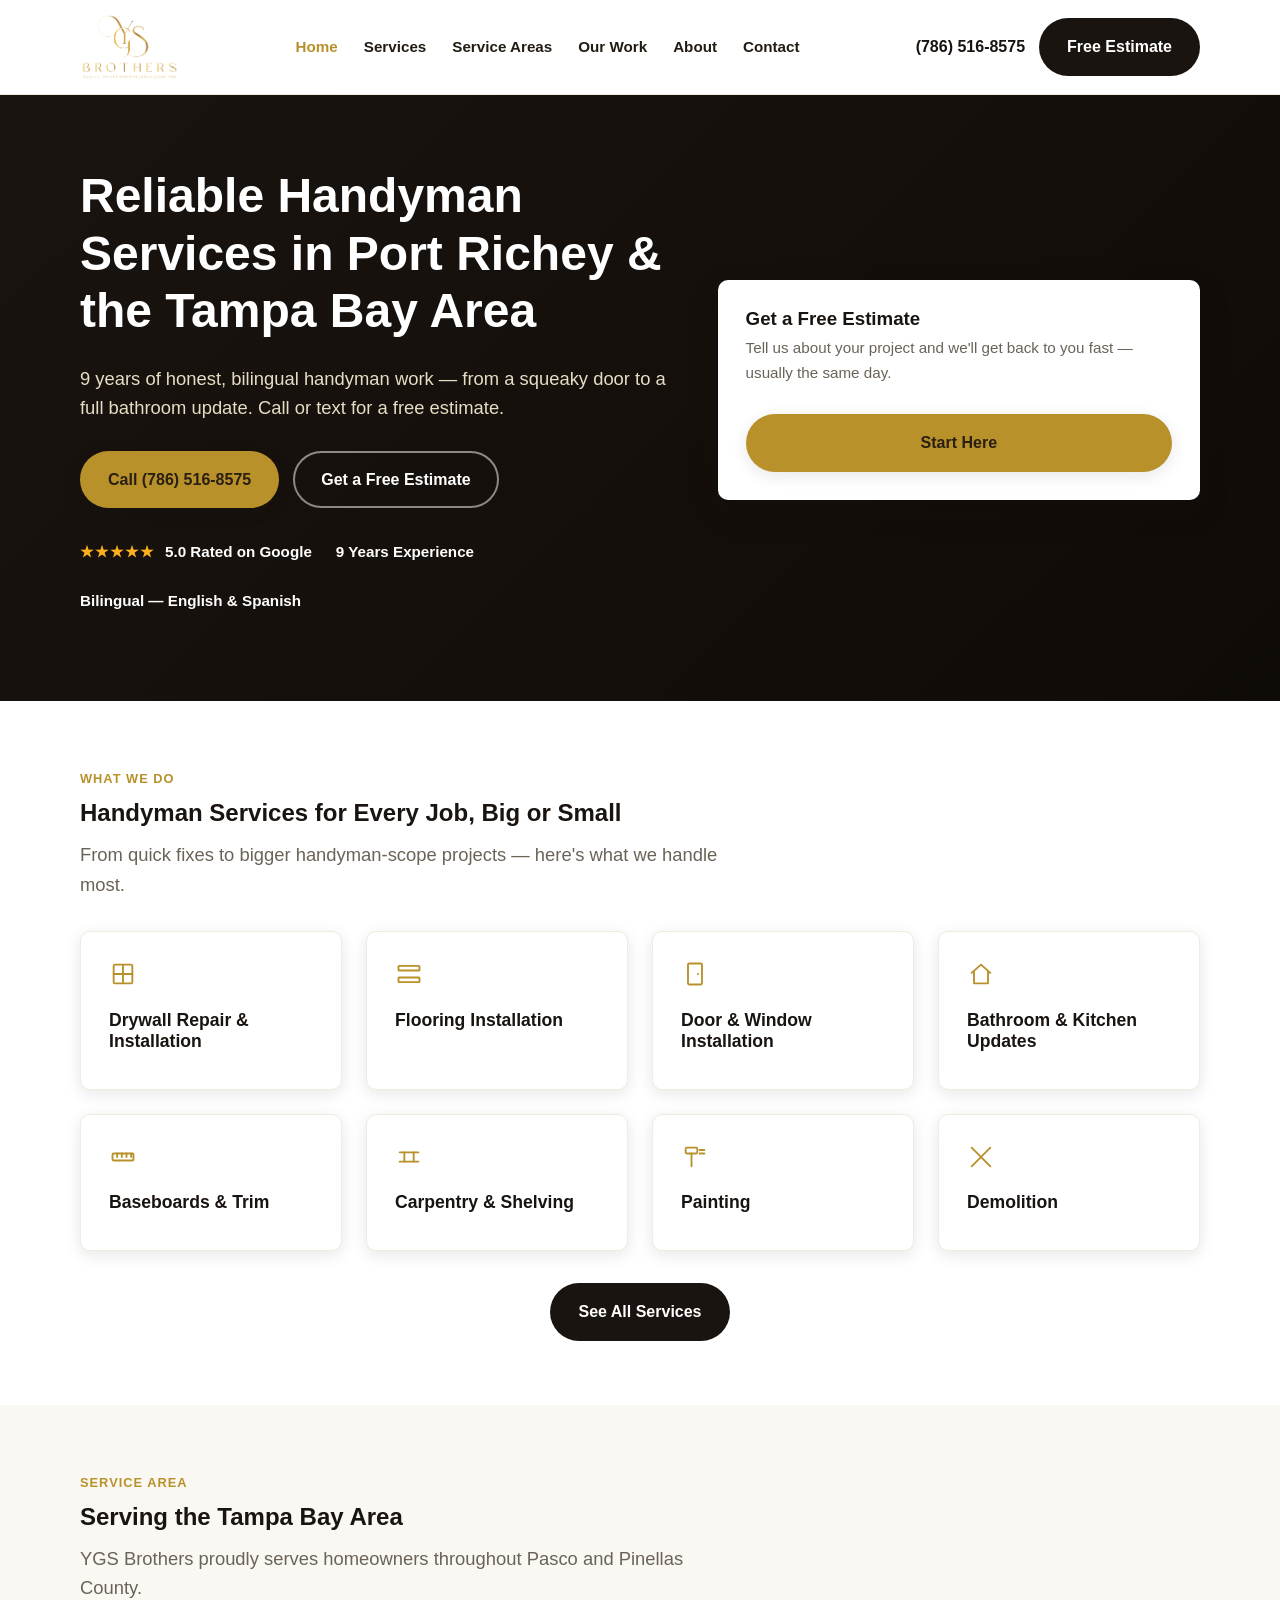
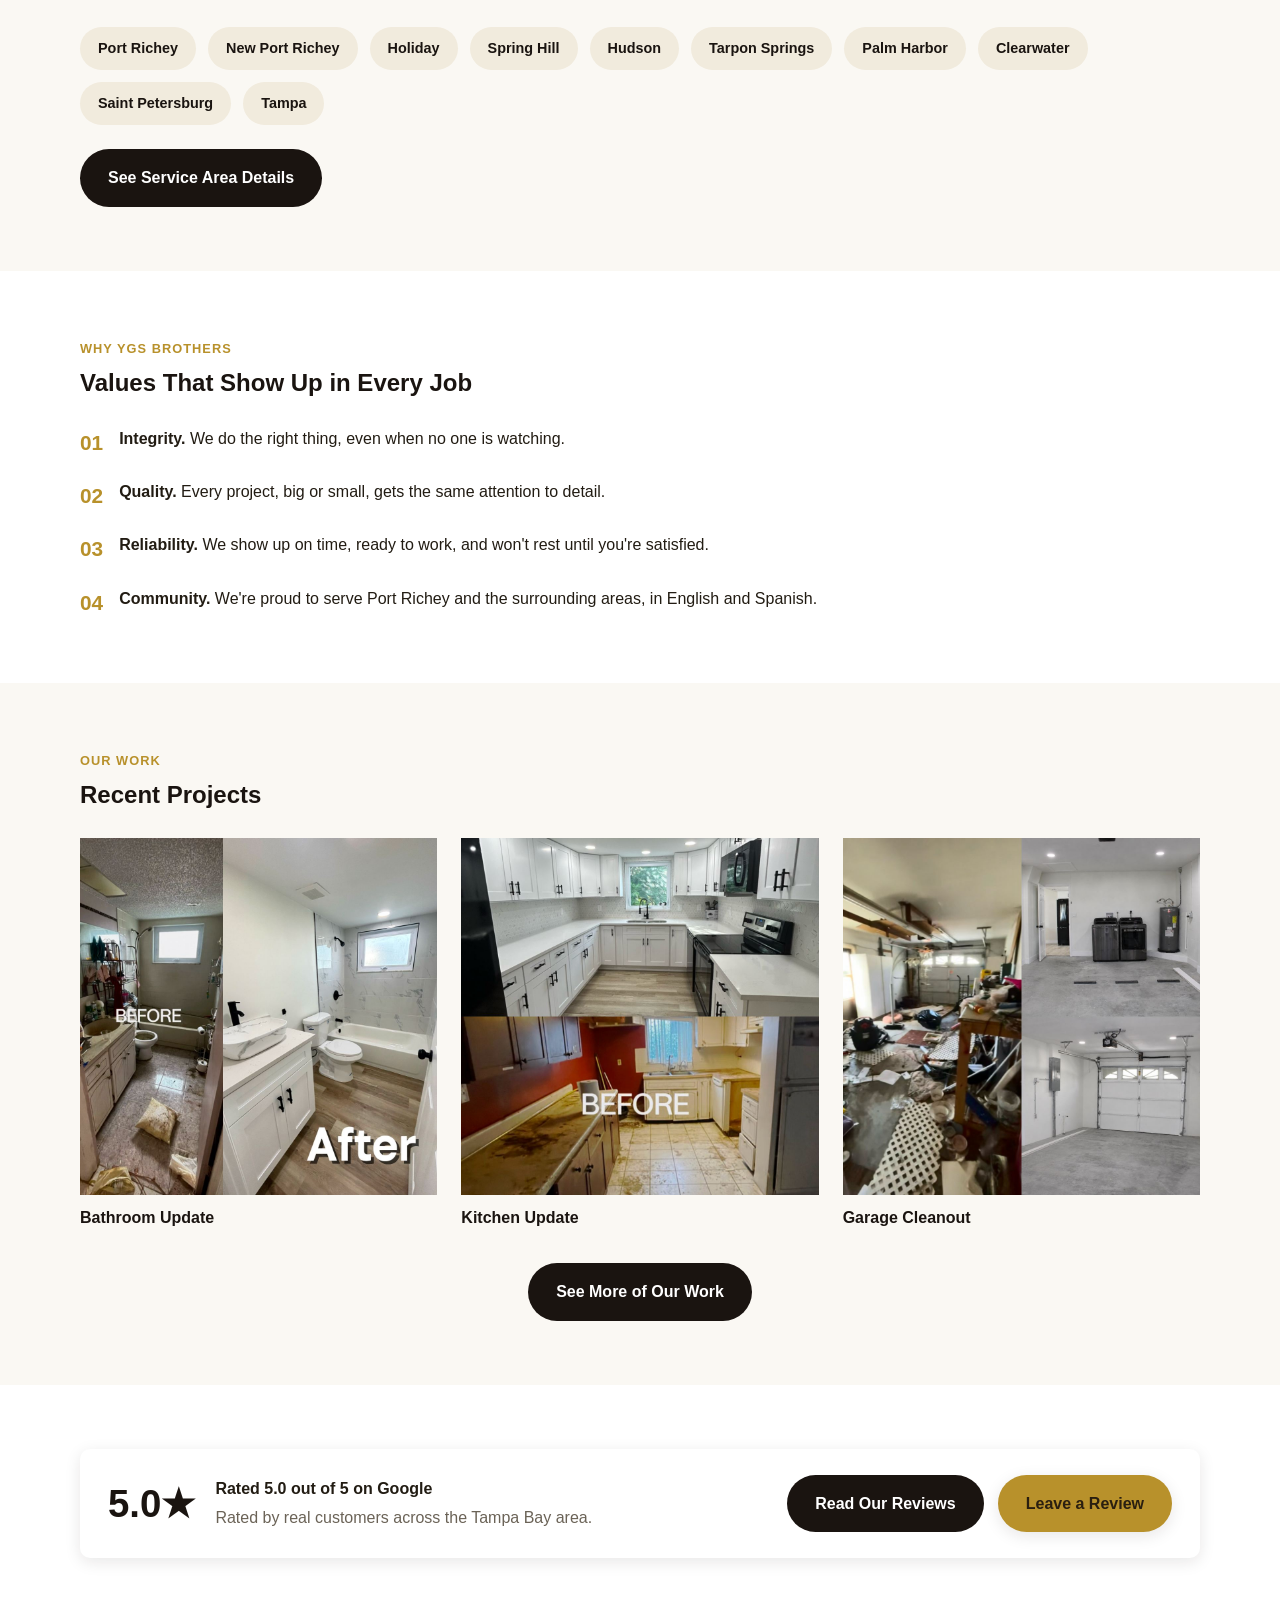
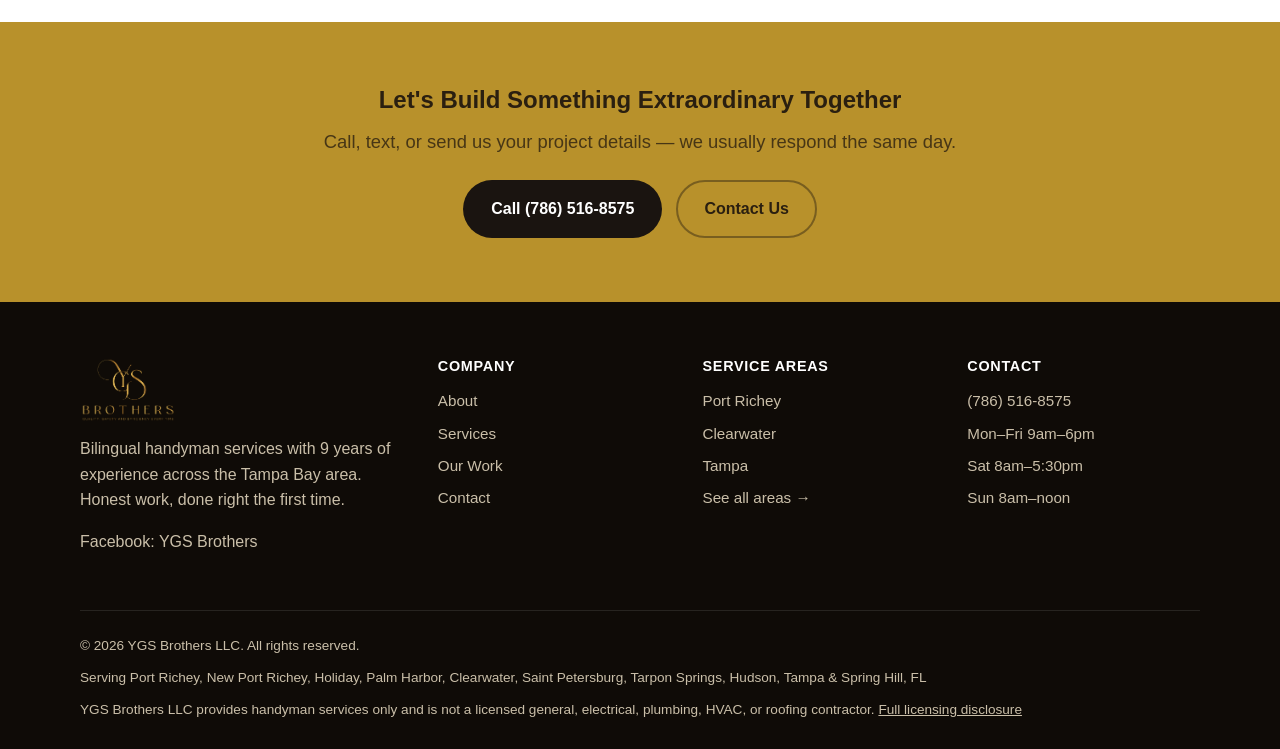
<file: index.html>
<!DOCTYPE html>
<html lang="en">
<head>
<meta charset="UTF-8">
<meta name="viewport" content="width=device-width, initial-scale=1.0">
<title>YGS Brothers | Handyman Services in Port Richey &amp; Tampa Bay, FL</title>
<meta name="description" content="Bilingual, 9-year local handyman team serving Port Richey, Clearwater, Tampa &amp; the Tampa Bay area. Drywall, flooring, painting, trim &amp; carpentry. Free estimates: (786) 516-8575.">
<link rel="canonical" href="https://ygshandymanservices.com/">
<meta name="theme-color" content="#1a1410">
<link rel="icon" href="images/favicon-32.png" sizes="32x32" type="image/png">
<link rel="icon" href="images/favicon-16.png" sizes="16x16" type="image/png">
<link rel="apple-touch-icon" href="images/apple-touch-icon.png">
<meta property="og:type" content="website">
<meta property="og:site_name" content="YGS Brothers">
<meta property="og:title" content="YGS Brothers | Handyman Services in Port Richey &amp; Tampa Bay, FL">
<meta property="og:description" content="Bilingual, 9-year local handyman team serving Port Richey, Clearwater, Tampa &amp; the Tampa Bay area. Drywall, flooring, painting, trim &amp; carpentry. Free estimates: (786) 516-8575.">
<meta property="og:url" content="https://ygshandymanservices.com/">
<meta property="og:image" content="https://ygshandymanservices.com/images/og-image.jpg">
<meta name="twitter:card" content="summary_large_image">
<meta name="twitter:title" content="YGS Brothers | Handyman Services in Port Richey &amp; Tampa Bay, FL">
<meta name="twitter:description" content="Bilingual, 9-year local handyman team serving Port Richey, Clearwater, Tampa &amp; the Tampa Bay area. Drywall, flooring, painting, trim &amp; carpentry. Free estimates: (786) 516-8575.">
<meta name="twitter:image" content="https://ygshandymanservices.com/images/og-image.jpg">
<link rel="stylesheet" href="css/style.css">
<script type="application/ld+json">
{
"@context": "https://schema.org",
"@type": "HomeAndConstructionBusiness",
"name": "YGS Brothers",
"telephone": "+17865168575",
"priceRange": "$$",
"url": "https://ygshandymanservices.com/",
"description": "Bilingual handyman team with 9 years of experience serving the Tampa Bay area: drywall, flooring, doors & windows, bathroom & kitchen updates, baseboards, trim, carpentry, painting, and demolition.",
"legalName": "YGS Brothers LLC",
"areaServed": [
{"@type": "City", "name": "Port Richey, FL"},
{"@type": "City", "name": "New Port Richey, FL"},
{"@type": "City", "name": "Holiday, FL"},
{"@type": "City", "name": "Palm Harbor, FL"},
{"@type": "City", "name": "Clearwater, FL"},
{"@type": "City", "name": "Saint Petersburg, FL"},
{"@type": "City", "name": "Tarpon Springs, FL"},
{"@type": "City", "name": "Hudson, FL"},
{"@type": "City", "name": "Tampa, FL"},
{"@type": "City", "name": "Spring Hill, FL"}
],
"address": {"@type": "PostalAddress", "addressRegion": "FL", "addressCountry": "US"},
"openingHoursSpecification": [
{"@type": "OpeningHoursSpecification", "dayOfWeek": ["Monday","Tuesday","Wednesday","Thursday","Friday"], "opens": "09:00", "closes": "18:00"},
{"@type": "OpeningHoursSpecification", "dayOfWeek": "Saturday", "opens": "08:00", "closes": "17:30"},
{"@type": "OpeningHoursSpecification", "dayOfWeek": "Sunday", "opens": "08:00", "closes": "12:00"}
],
"aggregateRating": {"@type": "AggregateRating", "ratingValue": "5.0", "reviewCount": "9"}
}
</script>

<!-- Meta Pixel Code -->
<script>
!function(f,b,e,v,n,t,s)
{if(f.fbq)return;n=f.fbq=function(){n.callMethod?
n.callMethod.apply(n,arguments):n.queue.push(arguments)};
if(!f._fbq)f._fbq=n;n.push=n;n.loaded=!0;n.version='2.0';
n.queue=[];t=b.createElement(e);t.async=!0;
t.src=v;s=b.getElementsByTagName(e)[0];
s.parentNode.insertBefore(t,s)}(window, document,'script',
'https://connect.facebook.net/en_US/fbevents.js');
fbq('init', '1606586814438992');
fbq('track', 'PageView');
</script>
<noscript><img height="1" width="1" style="display:none"
src="https://www.facebook.com/tr?id=1606586814438992&ev=PageView&noscript=1"
/></noscript>
<!-- End Meta Pixel Code -->
</head>
<body>

<header class="site-header">
<div class="header-inner">
<a href="index.html" class="brand"><img src="images/logo.png" alt="YGS Brothers — Quality, Safety and Efficiency Every Time" class="brand-logo"></a>
<nav class="nav-links" id="nav-links">
<a href="index.html" aria-current="page">Home</a>
<a href="services.html">Services</a>
<a href="service-areas.html">Service Areas</a>
<a href="gallery.html">Our Work</a>
<a href="about.html">About</a>
<a href="contact.html">Contact</a>
</nav>
<div class="header-cta">
<a href="tel:+17865168575" class="header-phone" onclick="fbq('track','Contact');">(786) 516-8575</a>
<a href="contact.html" class="btn btn-navy">Free Estimate</a>
<button class="nav-toggle" aria-label="Toggle menu" aria-expanded="false">
<span></span><span></span><span></span>
</button>
</div>
</div>
</header>

<div class="mobile-cta-bar">
<a href="tel:+17865168575" class="btn btn-navy" onclick="fbq('track','Contact');">Call Now</a>
<a href="contact.html" class="btn btn-primary">Free Estimate</a>
</div>

<section class="hero">
<div class="container hero-grid">
<div>
<h1>Reliable Handyman Services in Port Richey &amp; the Tampa Bay Area</h1>
<p class="lede" style="color:#e7ddc4;">9 years of honest, bilingual handyman work &mdash; from a squeaky door to a full bathroom update. Call or text for a free estimate.</p>
<div class="btn-row" style="margin-top:28px;">
<a href="tel:+17865168575" class="btn btn-primary" onclick="fbq('track','Contact');">Call (786) 516-8575</a>
<a href="contact.html" class="btn btn-outline">Get a Free Estimate</a>
</div>
<div class="trust-strip">
<div class="trust-item"><span class="stars">&#9733;&#9733;&#9733;&#9733;&#9733;</span> 5.0 Rated on Google</div>
<div class="trust-item">9 Years Experience</div>
<div class="trust-item">Bilingual &mdash; English &amp; Spanish</div>
</div>
</div>
<div class="hero-card">
<h3>Get a Free Estimate</h3>
<p style="color:var(--gray-600); font-size:0.95rem;">Tell us about your project and we'll get back to you fast &mdash; usually the same day.</p>
<a href="contact.html" class="btn btn-primary btn-block">Start Here</a>
</div>
</div>
</section>

<section>
<div class="container">
<span class="eyebrow">What We Do</span>
<h2>Handyman Services for Every Job, Big or Small</h2>
<p class="lede">From quick fixes to bigger handyman-scope projects &mdash; here's what we handle most.</p>
<div class="grid grid-4" style="margin-top:32px;">
<div class="card service-card">
<svg viewBox="0 0 24 24" width="28" height="28" fill="none" stroke="currentColor" stroke-width="1.6" stroke-linecap="round" stroke-linejoin="round"><rect x="4" y="4" width="16" height="16" rx="1"/><line x1="4" y1="12" x2="20" y2="12"/><line x1="12" y1="4" x2="12" y2="20"/></svg>
<h3>Drywall Repair &amp; Installation</h3>
</div>
<div class="card service-card">
<svg viewBox="0 0 24 24" width="28" height="28" fill="none" stroke="currentColor" stroke-width="1.6" stroke-linecap="round" stroke-linejoin="round"><rect x="3" y="5" width="18" height="4" rx="0.5"/><rect x="3" y="15" width="18" height="4" rx="0.5"/></svg>
<h3>Flooring Installation</h3>
</div>
<div class="card service-card">
<svg viewBox="0 0 24 24" width="28" height="28" fill="none" stroke="currentColor" stroke-width="1.6" stroke-linecap="round" stroke-linejoin="round"><rect x="6" y="3" width="12" height="18" rx="1"/><circle cx="14.5" cy="12" r="0.9" fill="currentColor" stroke="none"/></svg>
<h3>Door &amp; Window Installation</h3>
</div>
<div class="card service-card">
<svg viewBox="0 0 24 24" width="28" height="28" fill="none" stroke="currentColor" stroke-width="1.6" stroke-linecap="round" stroke-linejoin="round"><path d="M4 11l8-7 8 7"/><path d="M6 10v10h12V10"/></svg>
<h3>Bathroom &amp; Kitchen Updates</h3>
</div>
<div class="card service-card">
<svg viewBox="0 0 24 24" width="28" height="28" fill="none" stroke="currentColor" stroke-width="1.6" stroke-linecap="round" stroke-linejoin="round"><rect x="3" y="9" width="18" height="6" rx="1"/><line x1="7" y1="9" x2="7" y2="12"/><line x1="11" y1="9" x2="11" y2="12"/><line x1="15" y1="9" x2="15" y2="12"/><line x1="19" y1="9" x2="19" y2="12"/></svg>
<h3>Baseboards &amp; Trim</h3>
</div>
<div class="card service-card">
<svg viewBox="0 0 24 24" width="28" height="28" fill="none" stroke="currentColor" stroke-width="1.6" stroke-linecap="round" stroke-linejoin="round"><line x1="4" y1="8" x2="20" y2="8"/><line x1="4" y1="16" x2="20" y2="16"/><line x1="8" y1="8" x2="8" y2="16"/><line x1="16" y1="8" x2="16" y2="16"/></svg>
<h3>Carpentry &amp; Shelving</h3>
</div>
<div class="card service-card">
<svg viewBox="0 0 24 24" width="28" height="28" fill="none" stroke="currentColor" stroke-width="1.6" stroke-linecap="round" stroke-linejoin="round"><rect x="4" y="4" width="10" height="5" rx="1"/><line x1="16" y1="6" x2="20" y2="6"/><line x1="16" y1="9" x2="20" y2="9"/><line x1="9" y1="9" x2="9" y2="20"/></svg>
<h3>Painting</h3>
</div>
<div class="card service-card">
<svg viewBox="0 0 24 24" width="28" height="28" fill="none" stroke="currentColor" stroke-width="1.6" stroke-linecap="round" stroke-linejoin="round"><path d="M4 20L20 4M4 4l16 16"/></svg>
<h3>Demolition</h3>
</div>
</div>
<div class="text-center" style="margin-top:32px;">
<a href="services.html" class="btn btn-navy">See All Services</a>
</div>
</div>
</section>

<section class="section-alt">
<div class="container">
<span class="eyebrow">Service Area</span>
<h2>Serving the Tampa Bay Area</h2>
<p class="lede">YGS Brothers proudly serves homeowners throughout Pasco and Pinellas County.</p>
<div class="city-grid" style="margin-top:24px;">
<span class="city-chip">Port Richey</span>
<span class="city-chip">New Port Richey</span>
<span class="city-chip">Holiday</span>
<span class="city-chip">Spring Hill</span>
<span class="city-chip">Hudson</span>
<span class="city-chip">Tarpon Springs</span>
<span class="city-chip">Palm Harbor</span>
<span class="city-chip">Clearwater</span>
<span class="city-chip">Saint Petersburg</span>
<span class="city-chip">Tampa</span>
</div>
<div style="margin-top:24px;">
<a href="service-areas.html" class="btn btn-navy">See Service Area Details</a>
</div>
</div>
</section>

<section>
<div class="container">
<span class="eyebrow">Why YGS Brothers</span>
<h2>Values That Show Up in Every Job</h2>
<div class="values-list" style="margin-top:28px;">
<div class="value-row"><span class="num">01</span><div><strong>Integrity.</strong> We do the right thing, even when no one is watching.</div></div>
<div class="value-row"><span class="num">02</span><div><strong>Quality.</strong> Every project, big or small, gets the same attention to detail.</div></div>
<div class="value-row"><span class="num">03</span><div><strong>Reliability.</strong> We show up on time, ready to work, and won't rest until you're satisfied.</div></div>
<div class="value-row"><span class="num">04</span><div><strong>Community.</strong> We're proud to serve Port Richey and the surrounding areas, in English and Spanish.</div></div>
</div>
</div>
</section>

<section class="section-alt">
<div class="container">
<span class="eyebrow">Our Work</span>
<h2>Recent Projects</h2>
<div class="grid grid-3" style="margin-top:28px;">
<div class="ba-item">
<figure><img src="images/bathroom-remodel-2.jpg" alt="Bathroom update before and after — Tampa Bay area handyman"></figure>
<div class="ba-caption">Bathroom Update</div>
</div>
<div class="ba-item">
<figure><img src="images/kitchen-remodel.jpg" alt="Kitchen update before and after — Tampa Bay area handyman"></figure>
<div class="ba-caption">Kitchen Update</div>
</div>
<div class="ba-item">
<figure><img src="images/garage-renovation.jpg" alt="Garage cleanout before and after — Tampa Bay area handyman"></figure>
<div class="ba-caption">Garage Cleanout</div>
</div>
</div>
<div class="text-center" style="margin-top:32px;">
<a href="gallery.html" class="btn btn-navy">See More of Our Work</a>
</div>
</div>
</section>

<section>
<div class="container">
<div class="review-banner">
<div class="review-score">5.0★</div>
<div>
<strong>Rated 5.0 out of 5 on Google</strong>
<p style="margin:4px 0 0; color:var(--gray-600);">Rated by real customers across the Tampa Bay area.</p>
</div>
<div class="btn-row" style="margin-left:auto;">
<a href="https://maps.app.goo.gl/AadAPrTqNSwUHUa29?g_st=ic" class="btn btn-navy">Read Our Reviews</a>
<a href="https://g.page/r/CZzgCFhpzqcqEBE/review" class="btn btn-primary">Leave a Review</a>
</div>
</div>
</div>
</section>

<section class="cta-band">
<div class="container">
<h2>Let's Build Something Extraordinary Together</h2>
<p class="lede mx-auto">Call, text, or send us your project details &mdash; we usually respond the same day.</p>
<div class="btn-row">
<a href="tel:+17865168575" class="btn btn-navy" onclick="fbq('track','Contact');">Call (786) 516-8575</a>
<a href="contact.html" class="btn btn-outline">Contact Us</a>
</div>
</div>
</section>

<footer class="site-footer">
<div class="container">
<div class="footer-grid">
<div>
<img src="images/logo.png" alt="YGS Brothers — Quality, Safety and Efficiency Every Time" class="footer-logo">
<p>Bilingual handyman services with 9 years of experience across the Tampa Bay area. Honest work, done right the first time.</p>
<p>Facebook: <a href="https://www.facebook.com/share/18eWsSqY6L/?mibextid=wwXIfr">YGS Brothers</a></p>
</div>
<div>
<h4>Company</h4>
<ul>
<li><a href="about.html">About</a></li>
<li><a href="services.html">Services</a></li>
<li><a href="gallery.html">Our Work</a></li>
<li><a href="contact.html">Contact</a></li>
</ul>
</div>
<div>
<h4>Service Areas</h4>
<ul>
<li><a href="service-areas.html">Port Richey</a></li>
<li><a href="service-areas.html">Clearwater</a></li>
<li><a href="service-areas.html">Tampa</a></li>
<li><a href="service-areas.html">See all areas &rarr;</a></li>
</ul>
</div>
<div>
<h4>Contact</h4>
<ul>
<li><a href="tel:+17865168575" onclick="fbq('track','Contact');">(786) 516-8575</a></li>
<li>Mon&ndash;Fri 9am&ndash;6pm</li>
<li>Sat 8am&ndash;5:30pm</li>
<li>Sun 8am&ndash;noon</li>
</ul>
</div>
</div>
<div class="footer-bottom">
<span>&copy; 2026 YGS Brothers LLC. All rights reserved.</span>
<span>Serving Port Richey, New Port Richey, Holiday, Palm Harbor, Clearwater, Saint Petersburg, Tarpon Springs, Hudson, Tampa &amp; Spring Hill, FL</span>
<span>YGS Brothers LLC provides handyman services only and is not a licensed general, electrical, plumbing, HVAC, or roofing contractor. <a href="about.html#licensing" style="text-decoration:underline;">Full licensing disclosure</a></span>
</div>
</div>
</footer>

<script src="js/main.js"></script>
</body>
</html>
</file>
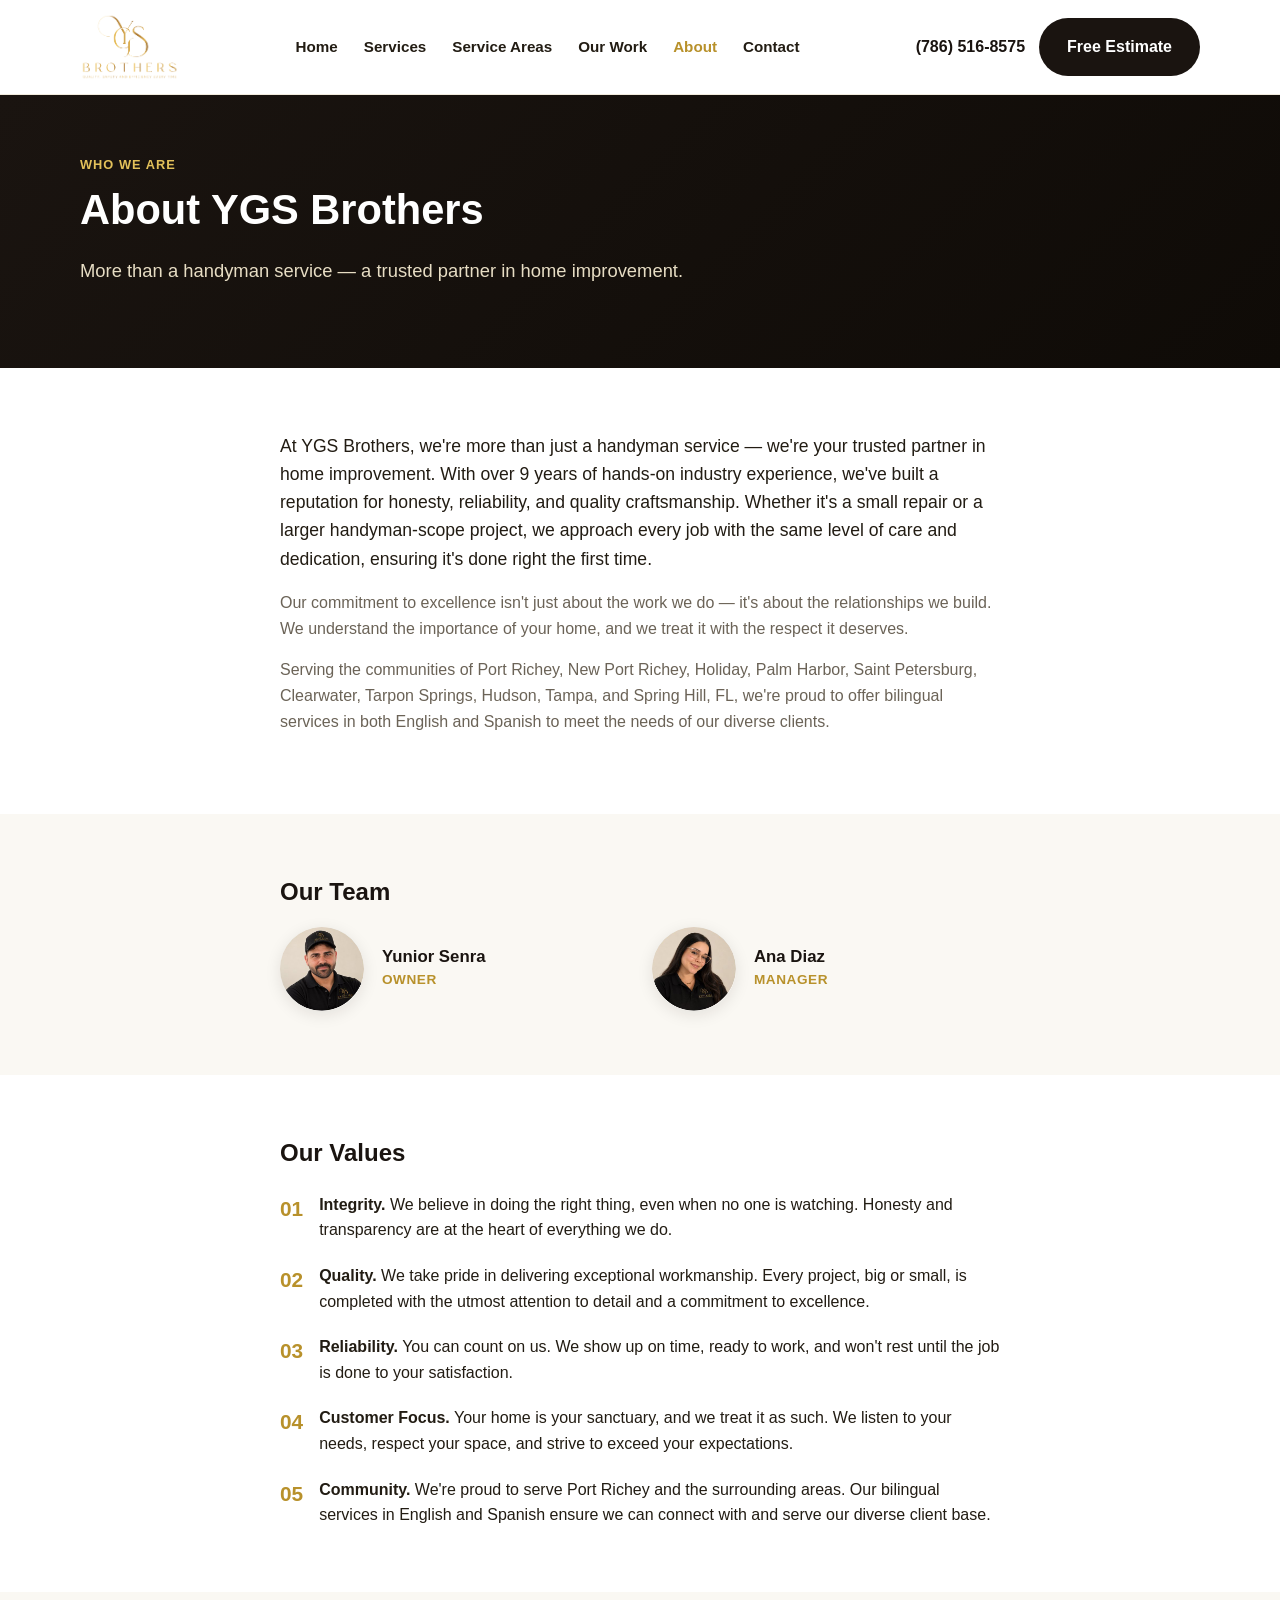
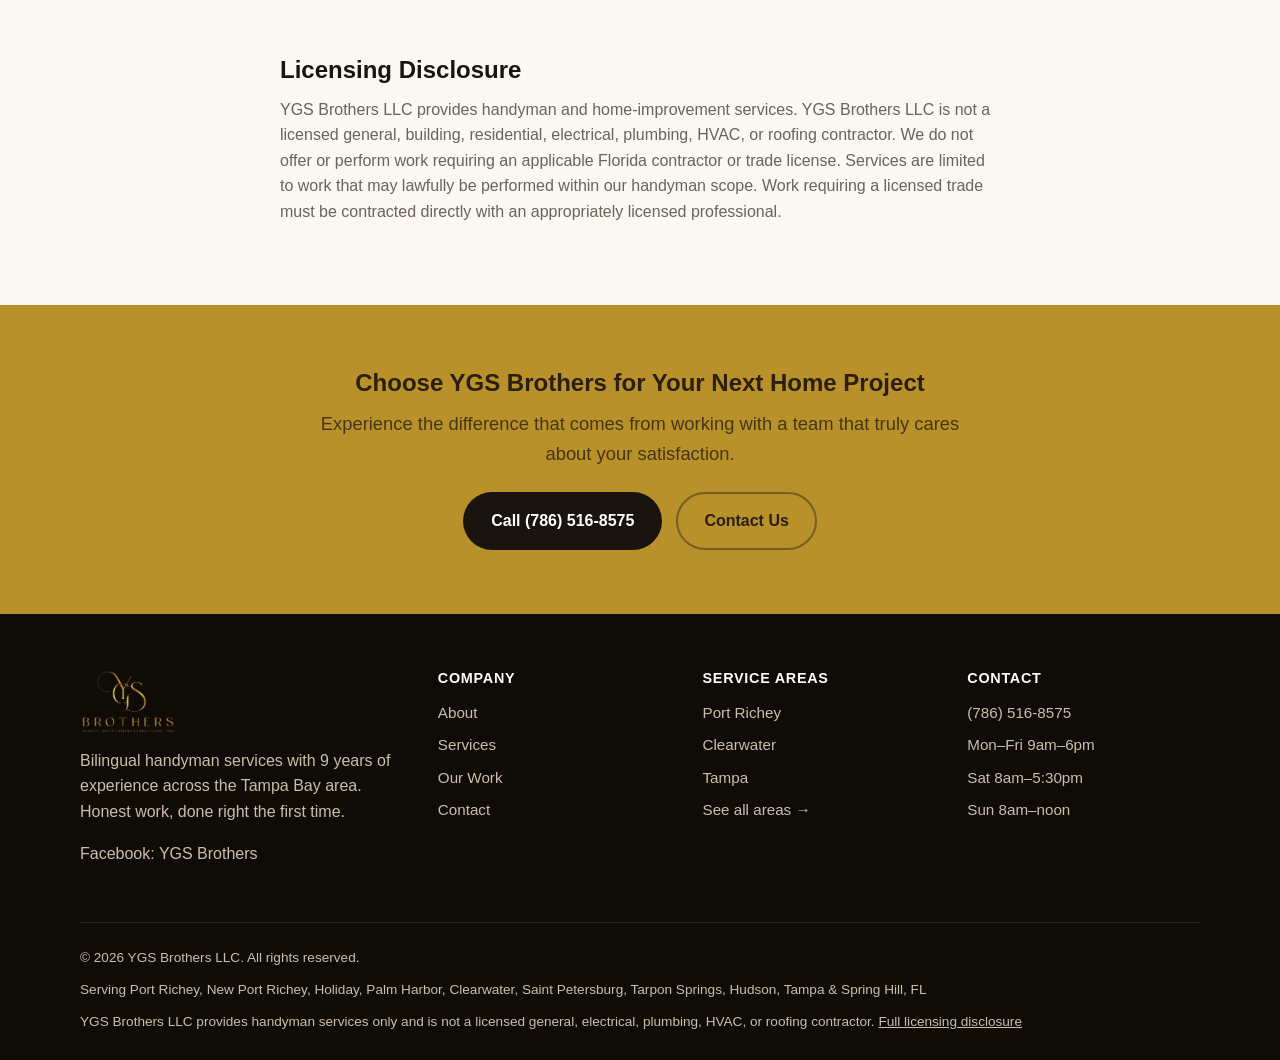
<file: about.html>
<!DOCTYPE html>
<html lang="en">
<head>
<meta charset="UTF-8">
<meta name="viewport" content="width=device-width, initial-scale=1.0">
<title>About Us – 9 Years of Trusted Handyman Work | YGS Brothers</title>
<meta name="description" content="Meet YGS Brothers: Yunior Senra and Ana Diaz bring 9 years of hands-on experience and bilingual service to homes across the Tampa Bay area.">
<link rel="canonical" href="https://ygshandymanservices.com/about.html">
<meta name="theme-color" content="#1a1410">
<link rel="icon" href="images/favicon-32.png" sizes="32x32" type="image/png">
<link rel="icon" href="images/favicon-16.png" sizes="16x16" type="image/png">
<link rel="apple-touch-icon" href="images/apple-touch-icon.png">
<meta property="og:type" content="website">
<meta property="og:site_name" content="YGS Brothers">
<meta property="og:title" content="About Us – 9 Years of Trusted Handyman Work | YGS Brothers">
<meta property="og:description" content="Meet YGS Brothers: Yunior Senra and Ana Diaz bring 9 years of hands-on experience and bilingual service to homes across the Tampa Bay area.">
<meta property="og:url" content="https://ygshandymanservices.com/about.html">
<meta property="og:image" content="https://ygshandymanservices.com/images/og-image.jpg">
<meta name="twitter:card" content="summary_large_image">
<meta name="twitter:title" content="About Us – 9 Years of Trusted Handyman Work | YGS Brothers">
<meta name="twitter:description" content="Meet YGS Brothers: Yunior Senra and Ana Diaz bring 9 years of hands-on experience and bilingual service to homes across the Tampa Bay area.">
<meta name="twitter:image" content="https://ygshandymanservices.com/images/og-image.jpg">
<link rel="stylesheet" href="css/style.css">
<script type="application/ld+json">
{
"@context": "https://schema.org",
"@type": "HomeAndConstructionBusiness",
"name": "YGS Brothers",
"telephone": "+17865168575",
"priceRange": "$$",
"url": "https://ygshandymanservices.com/about.html",
"description": "Bilingual handyman team with 9 years of experience serving the Tampa Bay area: drywall, flooring, doors & windows, bathroom & kitchen updates, baseboards, trim, carpentry, painting, and demolition.",
"legalName": "YGS Brothers LLC",
"areaServed": [
{"@type": "City", "name": "Port Richey, FL"},
{"@type": "City", "name": "New Port Richey, FL"},
{"@type": "City", "name": "Holiday, FL"},
{"@type": "City", "name": "Palm Harbor, FL"},
{"@type": "City", "name": "Clearwater, FL"},
{"@type": "City", "name": "Saint Petersburg, FL"},
{"@type": "City", "name": "Tarpon Springs, FL"},
{"@type": "City", "name": "Hudson, FL"},
{"@type": "City", "name": "Tampa, FL"},
{"@type": "City", "name": "Spring Hill, FL"}
],
"address": {"@type": "PostalAddress", "addressRegion": "FL", "addressCountry": "US"},
"openingHoursSpecification": [
{"@type": "OpeningHoursSpecification", "dayOfWeek": ["Monday","Tuesday","Wednesday","Thursday","Friday"], "opens": "09:00", "closes": "18:00"},
{"@type": "OpeningHoursSpecification", "dayOfWeek": "Saturday", "opens": "08:00", "closes": "17:30"},
{"@type": "OpeningHoursSpecification", "dayOfWeek": "Sunday", "opens": "08:00", "closes": "12:00"}
],
"aggregateRating": {"@type": "AggregateRating", "ratingValue": "5.0", "reviewCount": "9"}
}
</script>

<!-- Meta Pixel Code -->
<script>
!function(f,b,e,v,n,t,s)
{if(f.fbq)return;n=f.fbq=function(){n.callMethod?
n.callMethod.apply(n,arguments):n.queue.push(arguments)};
if(!f._fbq)f._fbq=n;n.push=n;n.loaded=!0;n.version='2.0';
n.queue=[];t=b.createElement(e);t.async=!0;
t.src=v;s=b.getElementsByTagName(e)[0];
s.parentNode.insertBefore(t,s)}(window, document,'script',
'https://connect.facebook.net/en_US/fbevents.js');
fbq('init', '1606586814438992');
fbq('track', 'PageView');
</script>
<noscript><img height="1" width="1" style="display:none"
src="https://www.facebook.com/tr?id=1606586814438992&ev=PageView&noscript=1"
/></noscript>
<!-- End Meta Pixel Code -->
</head>
<body>

<header class="site-header">
<div class="header-inner">
<a href="index.html" class="brand"><img src="images/logo.png" alt="YGS Brothers — Quality, Safety and Efficiency Every Time" class="brand-logo"></a>
<nav class="nav-links" id="nav-links">
<a href="index.html">Home</a>
<a href="services.html">Services</a>
<a href="service-areas.html">Service Areas</a>
<a href="gallery.html">Our Work</a>
<a href="about.html" aria-current="page">About</a>
<a href="contact.html">Contact</a>
</nav>
<div class="header-cta">
<a href="tel:+17865168575" class="header-phone" onclick="fbq('track','Contact');">(786) 516-8575</a>
<a href="contact.html" class="btn btn-navy">Free Estimate</a>
<button class="nav-toggle" aria-label="Toggle menu" aria-expanded="false">
<span></span><span></span><span></span>
</button>
</div>
</div>
</header>

<div class="mobile-cta-bar">
<a href="tel:+17865168575" class="btn btn-navy" onclick="fbq('track','Contact');">Call Now</a>
<a href="contact.html" class="btn btn-primary">Free Estimate</a>
</div>

<section class="page-hero">
<div class="container">
<span class="eyebrow" style="color:#e3c15a;">Who We Are</span>
<h1>About YGS Brothers</h1>
<p class="lede" style="color:#e7ddc4;">More than a handyman service &mdash; a trusted partner in home improvement.</p>
</div>
</section>

<section>
<div class="container" style="max-width:760px;">
<p style="font-size:1.1rem; color:var(--gray-900);">At YGS Brothers, we're more than just a handyman service &mdash; we're your trusted partner in home improvement. With over 9 years of hands-on industry experience, we've built a reputation for honesty, reliability, and quality craftsmanship. Whether it's a small repair or a larger handyman-scope project, we approach every job with the same level of care and dedication, ensuring it's done right the first time.</p>
<p style="color:var(--gray-600);">Our commitment to excellence isn't just about the work we do &mdash; it's about the relationships we build. We understand the importance of your home, and we treat it with the respect it deserves.</p>
<p style="color:var(--gray-600);">Serving the communities of Port Richey, New Port Richey, Holiday, Palm Harbor, Saint Petersburg, Clearwater, Tarpon Springs, Hudson, Tampa, and Spring Hill, FL, we're proud to offer bilingual services in both English and Spanish to meet the needs of our diverse clients.</p>
</div>
</section>

<section class="section-alt">
<div class="container" style="max-width:760px;">
<h2>Our Team</h2>
<div class="grid grid-2" style="margin-top:20px;">
<div class="team-card">
<img src="images/team-yunior.jpg" alt="Yunior Senra, Owner of YGS Brothers" class="avatar">
<div>
<h3>Yunior Senra</h3>
<div class="role">Owner</div>
</div>
</div>
<div class="team-card">
<img src="images/team-ana.jpg" alt="Ana Diaz, Manager of YGS Brothers" class="avatar">
<div>
<h3>Ana Diaz</h3>
<div class="role">Manager</div>
</div>
</div>
</div>
</div>
</section>

<section>
<div class="container" style="max-width:760px;">
<h2>Our Values</h2>
<div class="values-list" style="margin-top:24px;">
<div class="value-row"><span class="num">01</span><div><strong>Integrity.</strong> We believe in doing the right thing, even when no one is watching. Honesty and transparency are at the heart of everything we do.</div></div>
<div class="value-row"><span class="num">02</span><div><strong>Quality.</strong> We take pride in delivering exceptional workmanship. Every project, big or small, is completed with the utmost attention to detail and a commitment to excellence.</div></div>
<div class="value-row"><span class="num">03</span><div><strong>Reliability.</strong> You can count on us. We show up on time, ready to work, and won't rest until the job is done to your satisfaction.</div></div>
<div class="value-row"><span class="num">04</span><div><strong>Customer Focus.</strong> Your home is your sanctuary, and we treat it as such. We listen to your needs, respect your space, and strive to exceed your expectations.</div></div>
<div class="value-row"><span class="num">05</span><div><strong>Community.</strong> We're proud to serve Port Richey and the surrounding areas. Our bilingual services in English and Spanish ensure we can connect with and serve our diverse client base.</div></div>
</div>
</div>
</section>

<section class="section-alt" id="licensing">
<div class="container" style="max-width:760px;">
<h2>Licensing Disclosure</h2>
<p style="color:var(--gray-600);">YGS Brothers LLC provides handyman and home-improvement services. YGS Brothers LLC is not a licensed general, building, residential, electrical, plumbing, HVAC, or roofing contractor. We do not offer or perform work requiring an applicable Florida contractor or trade license. Services are limited to work that may lawfully be performed within our handyman scope. Work requiring a licensed trade must be contracted directly with an appropriately licensed professional.</p>
</div>
</section>

<section class="cta-band">
<div class="container">
<h2>Choose YGS Brothers for Your Next Home Project</h2>
<p class="lede mx-auto">Experience the difference that comes from working with a team that truly cares about your satisfaction.</p>
<div class="btn-row">
<a href="tel:+17865168575" class="btn btn-navy" onclick="fbq('track','Contact');">Call (786) 516-8575</a>
<a href="contact.html" class="btn btn-outline">Contact Us</a>
</div>
</div>
</section>

<footer class="site-footer">
<div class="container">
<div class="footer-grid">
<div>
<img src="images/logo.png" alt="YGS Brothers — Quality, Safety and Efficiency Every Time" class="footer-logo">
<p>Bilingual handyman services with 9 years of experience across the Tampa Bay area. Honest work, done right the first time.</p>
<p>Facebook: <a href="https://www.facebook.com/share/18eWsSqY6L/?mibextid=wwXIfr">YGS Brothers</a></p>
</div>
<div>
<h4>Company</h4>
<ul>
<li><a href="about.html">About</a></li>
<li><a href="services.html">Services</a></li>
<li><a href="gallery.html">Our Work</a></li>
<li><a href="contact.html">Contact</a></li>
</ul>
</div>
<div>
<h4>Service Areas</h4>
<ul>
<li><a href="service-areas.html">Port Richey</a></li>
<li><a href="service-areas.html">Clearwater</a></li>
<li><a href="service-areas.html">Tampa</a></li>
<li><a href="service-areas.html">See all areas &rarr;</a></li>
</ul>
</div>
<div>
<h4>Contact</h4>
<ul>
<li><a href="tel:+17865168575" onclick="fbq('track','Contact');">(786) 516-8575</a></li>
<li>Mon&ndash;Fri 9am&ndash;6pm</li>
<li>Sat 8am&ndash;5:30pm</li>
<li>Sun 8am&ndash;noon</li>
</ul>
</div>
</div>
<div class="footer-bottom">
<span>&copy; 2026 YGS Brothers LLC. All rights reserved.</span>
<span>Serving Port Richey, New Port Richey, Holiday, Palm Harbor, Clearwater, Saint Petersburg, Tarpon Springs, Hudson, Tampa &amp; Spring Hill, FL</span>
<span>YGS Brothers LLC provides handyman services only and is not a licensed general, electrical, plumbing, HVAC, or roofing contractor. <a href="about.html#licensing" style="text-decoration:underline;">Full licensing disclosure</a></span>
</div>
</div>
</footer>

<script src="js/main.js"></script>
</body>
</html>
</file>
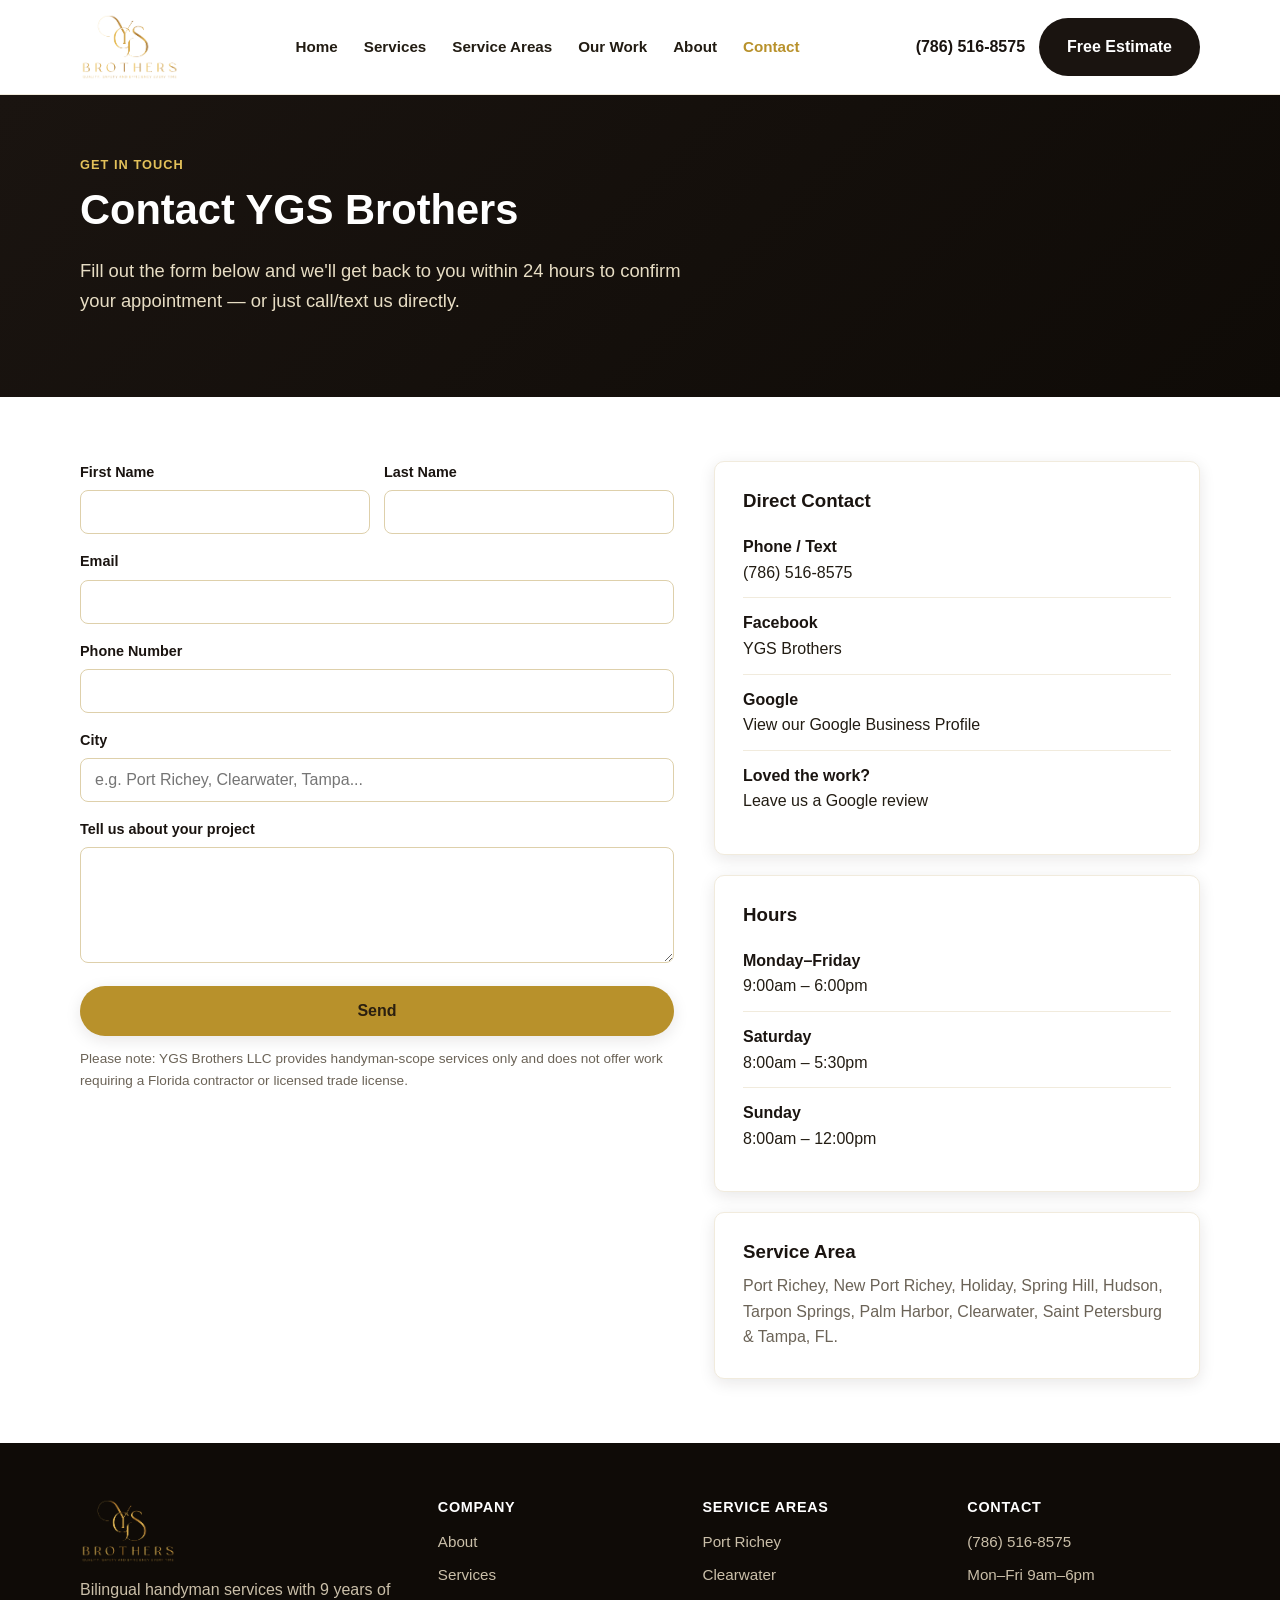
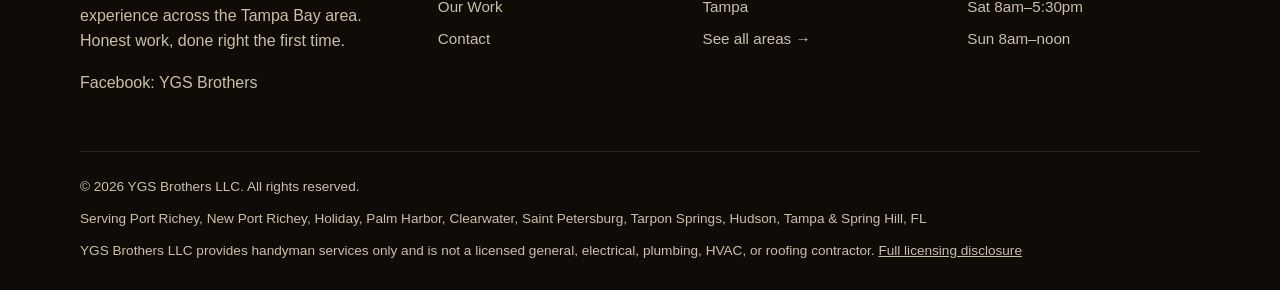
<file: contact.html>
<!DOCTYPE html>
<html lang="en">
<head>
<meta charset="UTF-8">
<meta name="viewport" content="width=device-width, initial-scale=1.0">
<title>Contact Us – Free Estimate | YGS Brothers Handyman</title>
<meta name="description" content="Get a free handyman estimate in Port Richey, Clearwater, Tampa & nearby. Call or text (786) 516-8575, or send us your project details.">
<link rel="canonical" href="https://ygshandymanservices.com/contact.html">
<meta name="theme-color" content="#1a1410">
<link rel="icon" href="images/favicon-32.png" sizes="32x32" type="image/png">
<link rel="icon" href="images/favicon-16.png" sizes="16x16" type="image/png">
<link rel="apple-touch-icon" href="images/apple-touch-icon.png">
<meta property="og:type" content="website">
<meta property="og:site_name" content="YGS Brothers">
<meta property="og:title" content="Contact Us – Free Estimate | YGS Brothers Handyman">
<meta property="og:description" content="Get a free handyman estimate in Port Richey, Clearwater, Tampa & nearby. Call or text (786) 516-8575, or send us your project details.">
<meta property="og:url" content="https://ygshandymanservices.com/contact.html">
<meta property="og:image" content="https://ygshandymanservices.com/images/og-image.jpg">
<meta name="twitter:card" content="summary_large_image">
<meta name="twitter:title" content="Contact Us – Free Estimate | YGS Brothers Handyman">
<meta name="twitter:description" content="Get a free handyman estimate in Port Richey, Clearwater, Tampa & nearby. Call or text (786) 516-8575, or send us your project details.">
<meta name="twitter:image" content="https://ygshandymanservices.com/images/og-image.jpg">
<link rel="stylesheet" href="css/style.css">
<script type="application/ld+json">
{
"@context": "https://schema.org",
"@type": "HomeAndConstructionBusiness",
"name": "YGS Brothers",
"telephone": "+17865168575",
"priceRange": "$$",
"url": "https://ygshandymanservices.com/contact.html",
"description": "Bilingual handyman team with 9 years of experience serving the Tampa Bay area: drywall, flooring, doors & windows, bathroom & kitchen updates, baseboards, trim, carpentry, painting, and demolition.",
"legalName": "YGS Brothers LLC",
"areaServed": [
{"@type": "City", "name": "Port Richey, FL"},
{"@type": "City", "name": "New Port Richey, FL"},
{"@type": "City", "name": "Holiday, FL"},
{"@type": "City", "name": "Palm Harbor, FL"},
{"@type": "City", "name": "Clearwater, FL"},
{"@type": "City", "name": "Saint Petersburg, FL"},
{"@type": "City", "name": "Tarpon Springs, FL"},
{"@type": "City", "name": "Hudson, FL"},
{"@type": "City", "name": "Tampa, FL"},
{"@type": "City", "name": "Spring Hill, FL"}
],
"address": {"@type": "PostalAddress", "addressRegion": "FL", "addressCountry": "US"},
"openingHoursSpecification": [
{"@type": "OpeningHoursSpecification", "dayOfWeek": ["Monday","Tuesday","Wednesday","Thursday","Friday"], "opens": "09:00", "closes": "18:00"},
{"@type": "OpeningHoursSpecification", "dayOfWeek": "Saturday", "opens": "08:00", "closes": "17:30"},
{"@type": "OpeningHoursSpecification", "dayOfWeek": "Sunday", "opens": "08:00", "closes": "12:00"}
],
"aggregateRating": {"@type": "AggregateRating", "ratingValue": "5.0", "reviewCount": "9"}
}
</script>

<!-- Meta Pixel Code -->
<script>
!function(f,b,e,v,n,t,s)
{if(f.fbq)return;n=f.fbq=function(){n.callMethod?
n.callMethod.apply(n,arguments):n.queue.push(arguments)};
if(!f._fbq)f._fbq=n;n.push=n;n.loaded=!0;n.version='2.0';
n.queue=[];t=b.createElement(e);t.async=!0;
t.src=v;s=b.getElementsByTagName(e)[0];
s.parentNode.insertBefore(t,s)}(window, document,'script',
'https://connect.facebook.net/en_US/fbevents.js');
fbq('init', '1606586814438992');
fbq('track', 'PageView');
</script>
<noscript><img height="1" width="1" style="display:none"
src="https://www.facebook.com/tr?id=1606586814438992&ev=PageView&noscript=1"
/></noscript>
<!-- End Meta Pixel Code -->
</head>
<body>

<header class="site-header">
<div class="header-inner">
<a href="index.html" class="brand"><img src="images/logo.png" alt="YGS Brothers — Quality, Safety and Efficiency Every Time" class="brand-logo"></a>
<nav class="nav-links" id="nav-links">
<a href="index.html">Home</a>
<a href="services.html">Services</a>
<a href="service-areas.html">Service Areas</a>
<a href="gallery.html">Our Work</a>
<a href="about.html">About</a>
<a href="contact.html" aria-current="page">Contact</a>
</nav>
<div class="header-cta">
<a href="tel:+17865168575" class="header-phone" onclick="fbq('track','Contact');">(786) 516-8575</a>
<a href="contact.html" class="btn btn-navy">Free Estimate</a>
<button class="nav-toggle" aria-label="Toggle menu" aria-expanded="false">
<span></span><span></span><span></span>
</button>
</div>
</div>
</header>

<div class="mobile-cta-bar">
<a href="tel:+17865168575" class="btn btn-navy" onclick="fbq('track','Contact');">Call Now</a>
<a href="sms:+17865168575" class="btn btn-primary" onclick="fbq('track','Contact');">Text Us</a>
</div>

<section class="page-hero">
<div class="container">
<span class="eyebrow" style="color:#e3c15a;">Get in Touch</span>
<h1>Contact YGS Brothers</h1>
<p class="lede" style="color:#e7ddc4;">Fill out the form below and we'll get back to you within 24 hours to confirm your appointment &mdash; or just call/text us directly.</p>
</div>
</section>

<section>
<div class="container contact-grid">
<div>
<!--
Contact form powered by FormSubmit (no backend needed, free).

The first real submission after this goes live will trigger a
confirmation email from FormSubmit to Ygsbrothers@gmail.com —
click the link in it to activate the form.
-->
<form action="https://formsubmit.co/Ygsbrothers@gmail.com" method="POST">
<input type="hidden" name="_subject" value="New estimate request — YGS Brothers website">
<input type="hidden" name="_template" value="table">
<input type="hidden" name="_captcha" value="false">
<input type="hidden" name="_next" value="https://ygshandymanservices.com/thank-you.html">
<div class="form-row">
<div>
<label for="first">First Name</label>
<input type="text" id="first" name="First Name" required>
</div>
<div>
<label for="last">Last Name</label>
<input type="text" id="last" name="Last Name" required>
</div>
</div>
<label for="email">Email</label>
<input type="email" id="email" name="Email" required>
<label for="phone">Phone Number</label>
<input type="tel" id="phone" name="Phone" required>
<label for="city">City</label>
<input type="text" id="city" name="City" placeholder="e.g. Port Richey, Clearwater, Tampa...">
<label for="comments">Tell us about your project</label>
<textarea id="comments" name="Project Details" rows="5" required></textarea>
<button type="submit" class="btn btn-primary btn-block">Send</button>
<p style="margin-top:12px; color:var(--gray-600); font-size:0.85rem;">Please note: YGS Brothers LLC provides handyman-scope services only and does not offer work requiring a Florida contractor or licensed trade license.</p>
</form>
</div>
<div>
<div class="card">
<h3>Direct Contact</h3>
<ul class="info-list">
<li>
<div>
<strong>Phone / Text</strong>
<a href="tel:+17865168575" onclick="fbq('track','Contact');">(786) 516-8575</a>
</div>
</li>
<li>
<div>
<strong>Facebook</strong>
<a href="https://www.facebook.com/share/18eWsSqY6L/?mibextid=wwXIfr">YGS Brothers</a>
</div>
</li>
<li>
<div>
<strong>Google</strong>
<a href="https://maps.app.goo.gl/AadAPrTqNSwUHUa29?g_st=ic">View our Google Business Profile</a>
</div>
</li>
<li>
<div>
<strong>Loved the work?</strong>
<a href="https://g.page/r/CZzgCFhpzqcqEBE/review">Leave us a Google review</a>
</div>
</li>
</ul>
</div>
<div class="card" style="margin-top:20px;">
<h3>Hours</h3>
<ul class="info-list">
<li><div><strong>Monday&ndash;Friday</strong> 9:00am &ndash; 6:00pm</div></li>
<li><div><strong>Saturday</strong> 8:00am &ndash; 5:30pm</div></li>
<li><div><strong>Sunday</strong> 8:00am &ndash; 12:00pm</div></li>
</ul>
</div>
<div class="card" style="margin-top:20px;">
<h3>Service Area</h3>
<p style="color:var(--gray-600); margin-bottom:0;">Port Richey, New Port Richey, Holiday, Spring Hill, Hudson, Tarpon Springs, Palm Harbor, Clearwater, Saint Petersburg &amp; Tampa, FL.</p>
</div>
</div>
</div>
</section>

<footer class="site-footer">
<div class="container">
<div class="footer-grid">
<div>
<img src="images/logo.png" alt="YGS Brothers — Quality, Safety and Efficiency Every Time" class="footer-logo">
<p>Bilingual handyman services with 9 years of experience across the Tampa Bay area. Honest work, done right the first time.</p>
<p>Facebook: <a href="https://www.facebook.com/share/18eWsSqY6L/?mibextid=wwXIfr">YGS Brothers</a></p>
</div>
<div>
<h4>Company</h4>
<ul>
<li><a href="about.html">About</a></li>
<li><a href="services.html">Services</a></li>
<li><a href="gallery.html">Our Work</a></li>
<li><a href="contact.html">Contact</a></li>
</ul>
</div>
<div>
<h4>Service Areas</h4>
<ul>
<li><a href="service-areas.html">Port Richey</a></li>
<li><a href="service-areas.html">Clearwater</a></li>
<li><a href="service-areas.html">Tampa</a></li>
<li><a href="service-areas.html">See all areas &rarr;</a></li>
</ul>
</div>
<div>
<h4>Contact</h4>
<ul>
<li><a href="tel:+17865168575" onclick="fbq('track','Contact');">(786) 516-8575</a></li>
<li>Mon&ndash;Fri 9am&ndash;6pm</li>
<li>Sat 8am&ndash;5:30pm</li>
<li>Sun 8am&ndash;noon</li>
</ul>
</div>
</div>
<div class="footer-bottom">
<span>&copy; 2026 YGS Brothers LLC. All rights reserved.</span>
<span>Serving Port Richey, New Port Richey, Holiday, Palm Harbor, Clearwater, Saint Petersburg, Tarpon Springs, Hudson, Tampa &amp; Spring Hill, FL</span>
<span>YGS Brothers LLC provides handyman services only and is not a licensed general, electrical, plumbing, HVAC, or roofing contractor. <a href="about.html#licensing" style="text-decoration:underline;">Full licensing disclosure</a></span>
</div>
</div>
</footer>

<script src="js/main.js"></script>
</body>
</html>
</file>
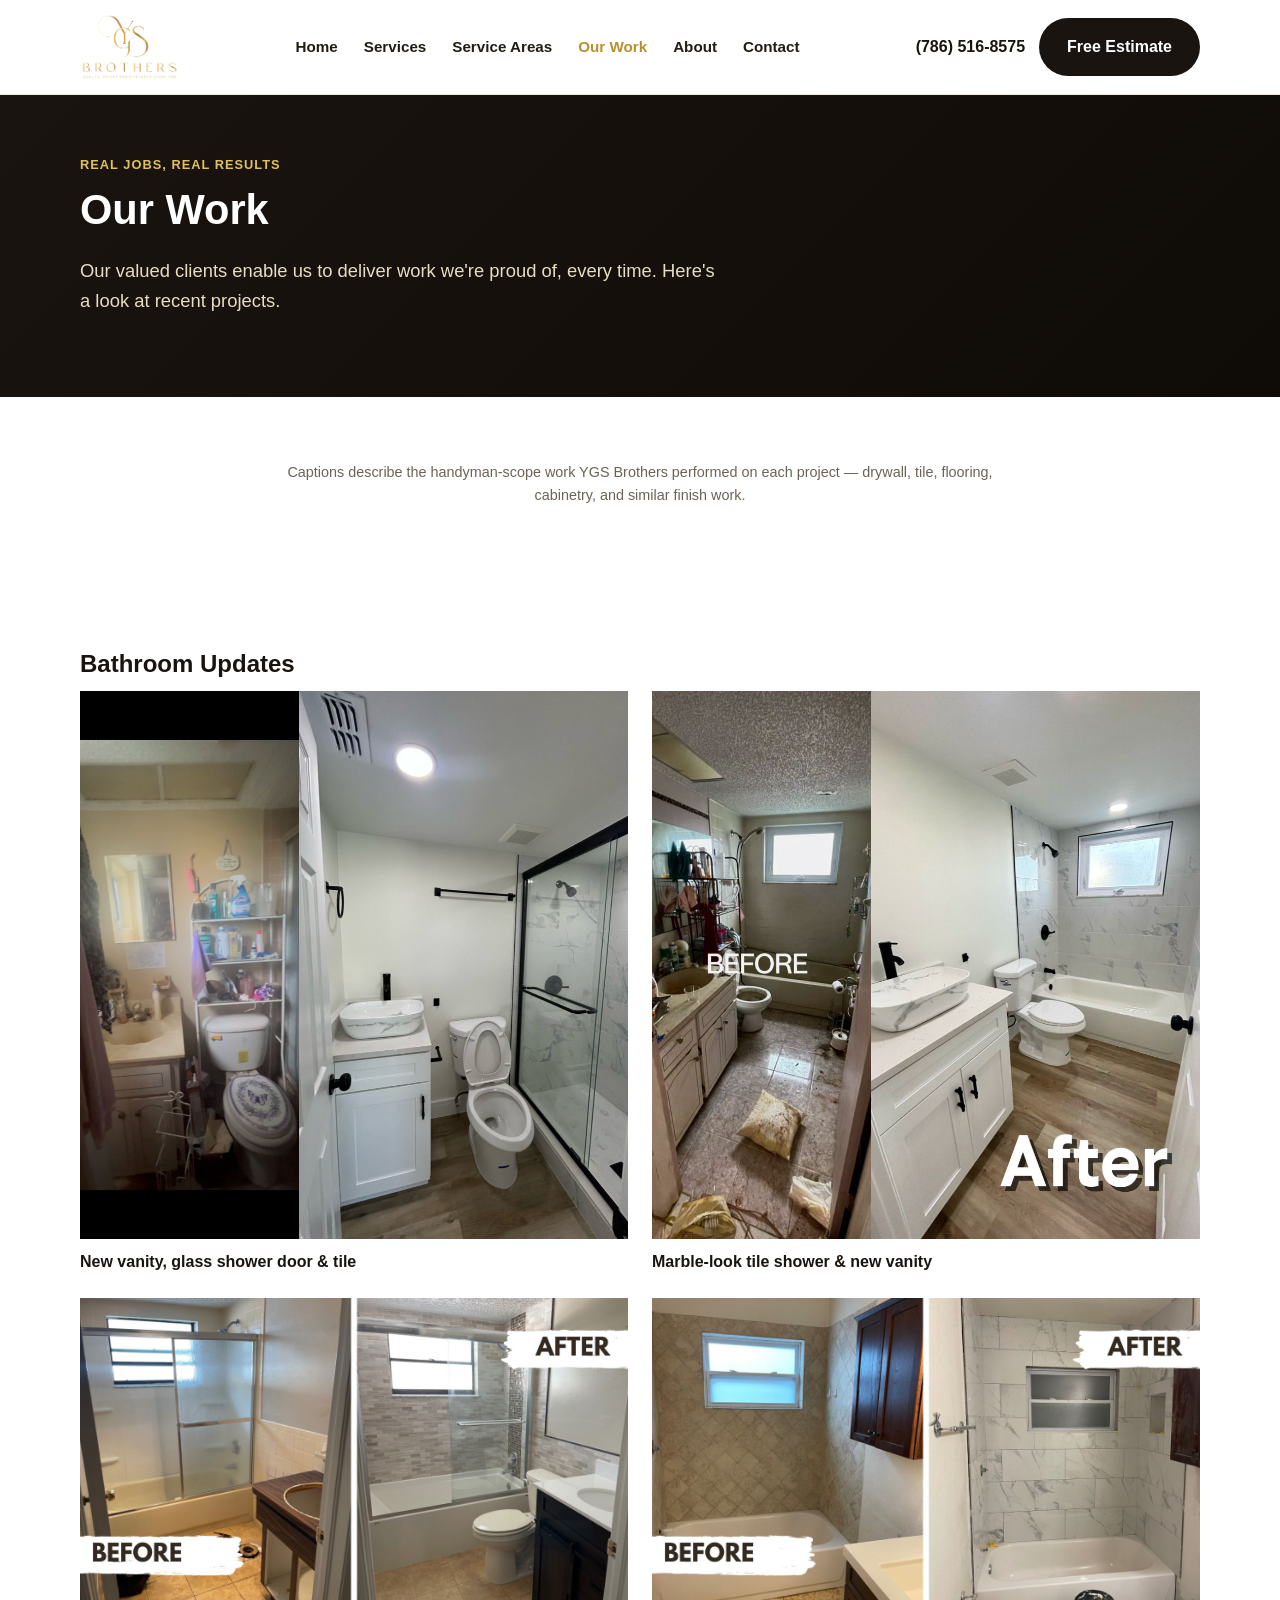
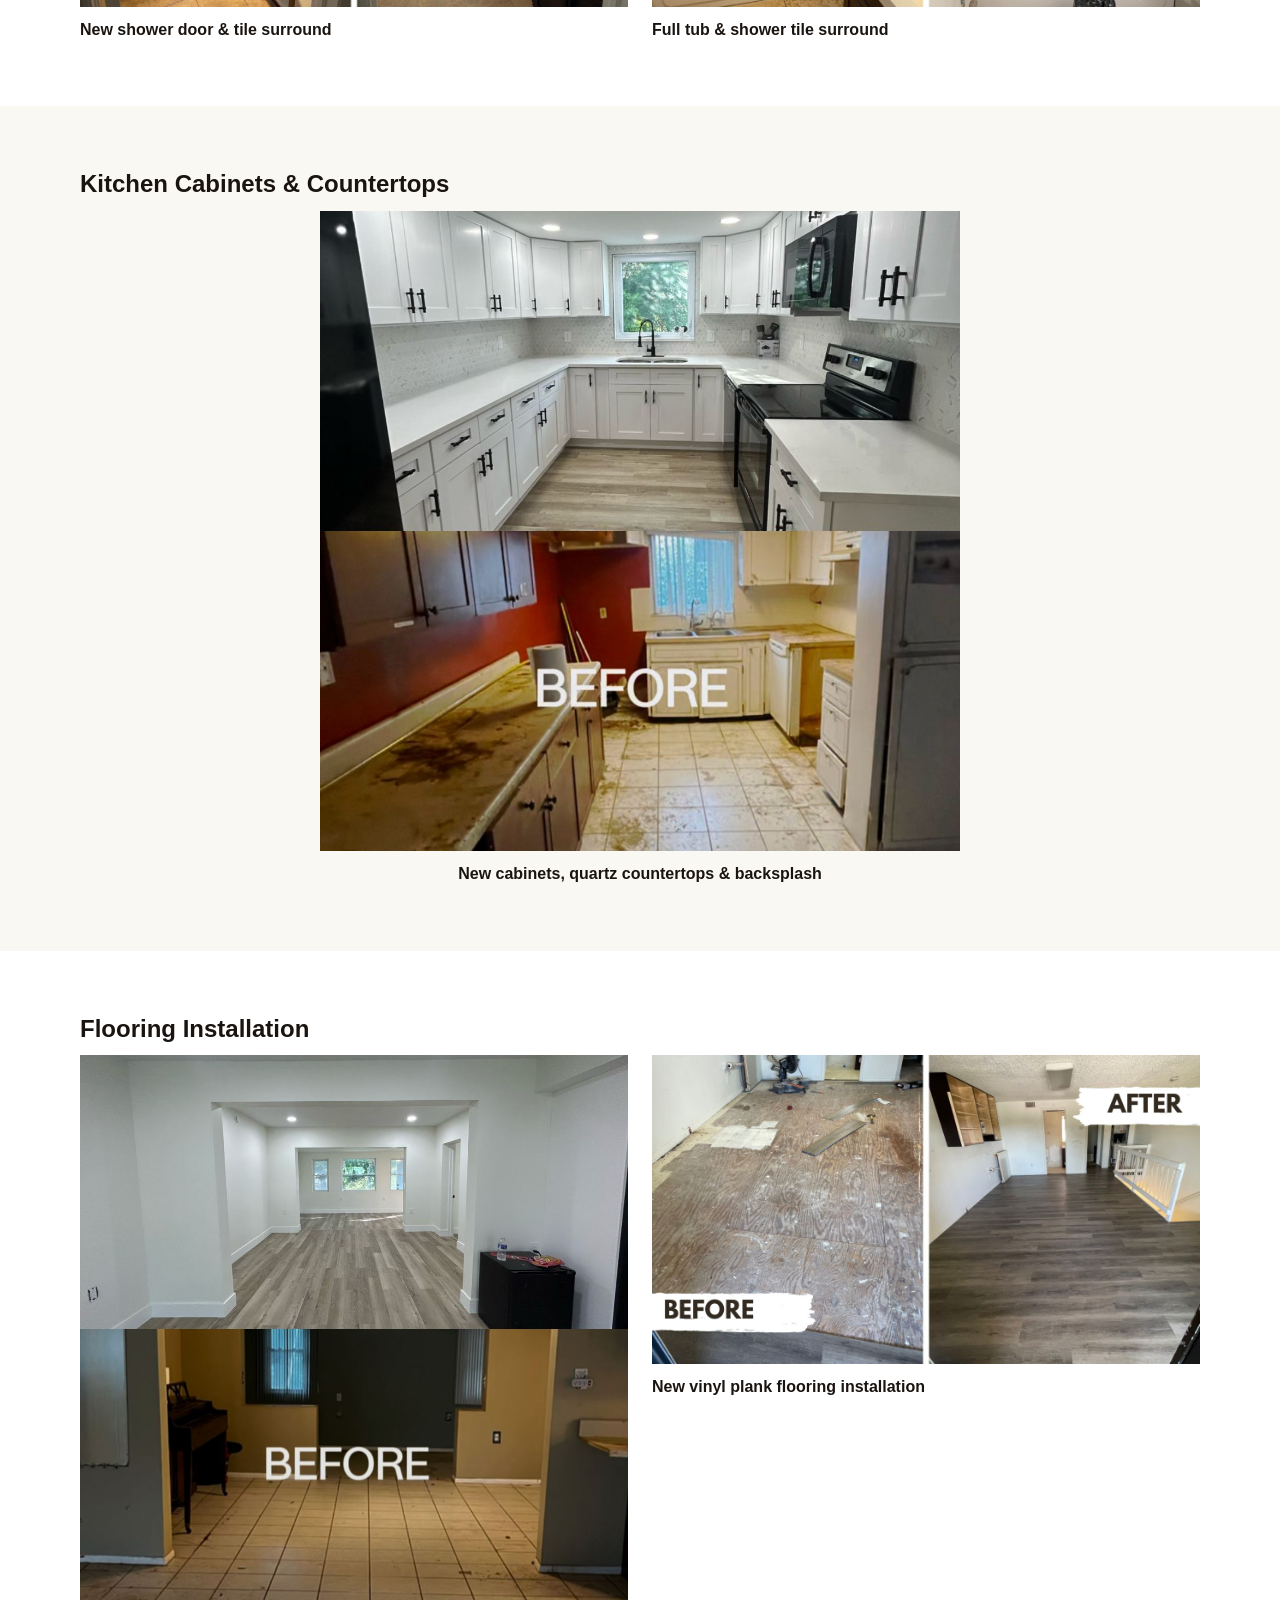
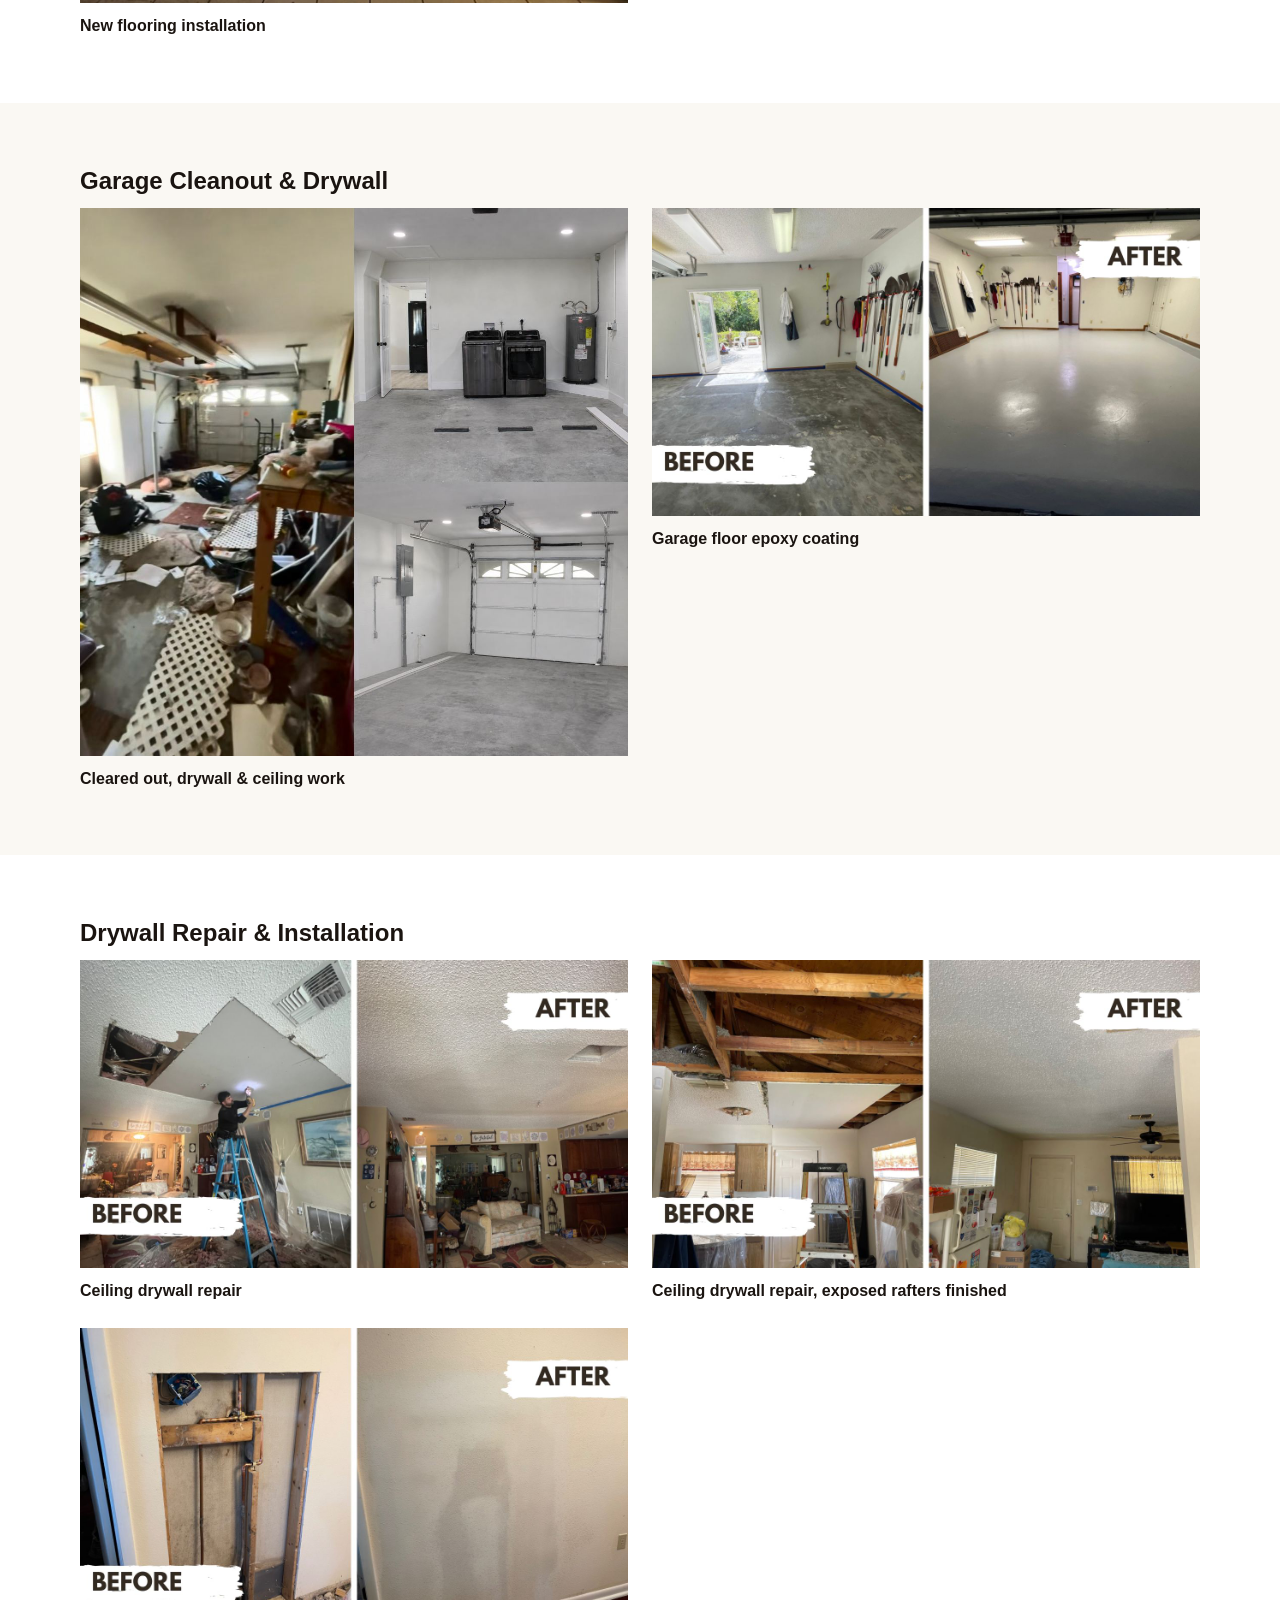
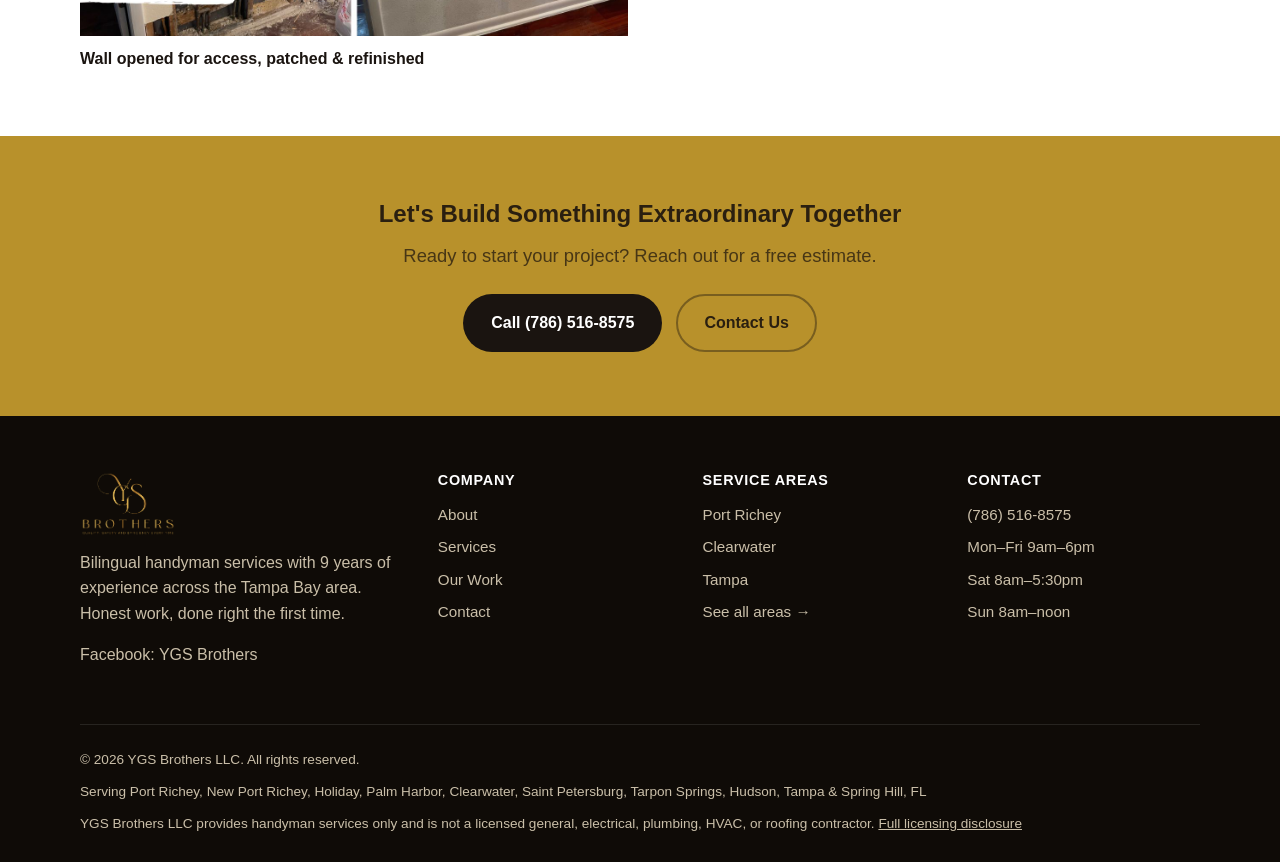
<file: gallery.html>
<!DOCTYPE html>
<html lang="en">
<head>
<meta charset="UTF-8">
<meta name="viewport" content="width=device-width, initial-scale=1.0">
<title>Our Work – Before &amp; After Photos | YGS Brothers Handyman</title>
<meta name="description" content="See real bathroom, kitchen, garage, and drywall work completed by YGS Brothers across Pasco & Pinellas County, FL.">
<link rel="canonical" href="https://ygshandymanservices.com/gallery.html">
<meta name="theme-color" content="#1a1410">
<link rel="icon" href="images/favicon-32.png" sizes="32x32" type="image/png">
<link rel="icon" href="images/favicon-16.png" sizes="16x16" type="image/png">
<link rel="apple-touch-icon" href="images/apple-touch-icon.png">
<meta property="og:type" content="website">
<meta property="og:site_name" content="YGS Brothers">
<meta property="og:title" content="Our Work – Before &amp; After Photos | YGS Brothers Handyman">
<meta property="og:description" content="See real bathroom, kitchen, garage, and drywall work completed by YGS Brothers across Pasco & Pinellas County, FL.">
<meta property="og:url" content="https://ygshandymanservices.com/gallery.html">
<meta property="og:image" content="https://ygshandymanservices.com/images/og-image.jpg">
<meta name="twitter:card" content="summary_large_image">
<meta name="twitter:title" content="Our Work – Before &amp; After Photos | YGS Brothers Handyman">
<meta name="twitter:description" content="See real bathroom, kitchen, garage, and drywall work completed by YGS Brothers across Pasco & Pinellas County, FL.">
<meta name="twitter:image" content="https://ygshandymanservices.com/images/og-image.jpg">
<link rel="stylesheet" href="css/style.css">
<script type="application/ld+json">
{
"@context": "https://schema.org",
"@type": "HomeAndConstructionBusiness",
"name": "YGS Brothers",
"telephone": "+17865168575",
"priceRange": "$$",
"url": "https://ygshandymanservices.com/gallery.html",
"description": "Bilingual handyman team with 9 years of experience serving the Tampa Bay area: drywall, flooring, doors & windows, bathroom & kitchen updates, baseboards, trim, carpentry, painting, and demolition.",
"legalName": "YGS Brothers LLC",
"areaServed": [
{"@type": "City", "name": "Port Richey, FL"},
{"@type": "City", "name": "New Port Richey, FL"},
{"@type": "City", "name": "Holiday, FL"},
{"@type": "City", "name": "Palm Harbor, FL"},
{"@type": "City", "name": "Clearwater, FL"},
{"@type": "City", "name": "Saint Petersburg, FL"},
{"@type": "City", "name": "Tarpon Springs, FL"},
{"@type": "City", "name": "Hudson, FL"},
{"@type": "City", "name": "Tampa, FL"},
{"@type": "City", "name": "Spring Hill, FL"}
],
"address": {"@type": "PostalAddress", "addressRegion": "FL", "addressCountry": "US"},
"openingHoursSpecification": [
{"@type": "OpeningHoursSpecification", "dayOfWeek": ["Monday","Tuesday","Wednesday","Thursday","Friday"], "opens": "09:00", "closes": "18:00"},
{"@type": "OpeningHoursSpecification", "dayOfWeek": "Saturday", "opens": "08:00", "closes": "17:30"},
{"@type": "OpeningHoursSpecification", "dayOfWeek": "Sunday", "opens": "08:00", "closes": "12:00"}
],
"aggregateRating": {"@type": "AggregateRating", "ratingValue": "5.0", "reviewCount": "9"}
}
</script>

<!-- Meta Pixel Code -->
<script>
!function(f,b,e,v,n,t,s)
{if(f.fbq)return;n=f.fbq=function(){n.callMethod?
n.callMethod.apply(n,arguments):n.queue.push(arguments)};
if(!f._fbq)f._fbq=n;n.push=n;n.loaded=!0;n.version='2.0';
n.queue=[];t=b.createElement(e);t.async=!0;
t.src=v;s=b.getElementsByTagName(e)[0];
s.parentNode.insertBefore(t,s)}(window, document,'script',
'https://connect.facebook.net/en_US/fbevents.js');
fbq('init', '1606586814438992');
fbq('track', 'PageView');
</script>
<noscript><img height="1" width="1" style="display:none"
src="https://www.facebook.com/tr?id=1606586814438992&ev=PageView&noscript=1"
/></noscript>
<!-- End Meta Pixel Code -->
</head>
<body>

<header class="site-header">
<div class="header-inner">
<a href="index.html" class="brand"><img src="images/logo.png" alt="YGS Brothers — Quality, Safety and Efficiency Every Time" class="brand-logo"></a>
<nav class="nav-links" id="nav-links">
<a href="index.html">Home</a>
<a href="services.html">Services</a>
<a href="service-areas.html">Service Areas</a>
<a href="gallery.html" aria-current="page">Our Work</a>
<a href="about.html">About</a>
<a href="contact.html">Contact</a>
</nav>
<div class="header-cta">
<a href="tel:+17865168575" class="header-phone" onclick="fbq('track','Contact');">(786) 516-8575</a>
<a href="contact.html" class="btn btn-navy">Free Estimate</a>
<button class="nav-toggle" aria-label="Toggle menu" aria-expanded="false">
<span></span><span></span><span></span>
</button>
</div>
</div>
</header>

<div class="mobile-cta-bar">
<a href="tel:+17865168575" class="btn btn-navy" onclick="fbq('track','Contact');">Call Now</a>
<a href="contact.html" class="btn btn-primary">Free Estimate</a>
</div>

<section class="page-hero">
<div class="container">
<span class="eyebrow" style="color:#e3c15a;">Real Jobs, Real Results</span>
<h1>Our Work</h1>
<p class="lede" style="color:#e7ddc4;">Our valued clients enable us to deliver work we're proud of, every time. Here's a look at recent projects.</p>
</div>
</section>

<section>
<div class="container" style="max-width:760px;">
<p style="color:var(--gray-600); font-size:0.9rem; text-align:center;">Captions describe the handyman-scope work YGS Brothers performed on each project &mdash; drywall, tile, flooring, cabinetry, and similar finish work.</p>
</div>
</section>

<section>
<div class="container">
<h2>Bathroom Updates</h2>
<div class="grid grid-2">
<div class="ba-item">
<figure>
<img src="images/bathroom-remodel-1.jpg" alt="Bathroom update before and after — new vanity, glass shower door and tile, Tampa Bay area handyman">
</figure>
<div class="ba-caption">New vanity, glass shower door &amp; tile</div>
</div>
<div class="ba-item">
<figure>
<img src="images/bathroom-remodel-2.jpg" alt="Bathroom update before and after — marble-look tile shower and new vanity, Tampa Bay area handyman">
</figure>
<div class="ba-caption">Marble-look tile shower &amp; new vanity</div>
</div>
<div class="ba-item">
<figure>
<img src="images/bathroom-remodel-3.jpg" alt="Bathroom shower update before and after — new glass door and tile, Tampa Bay area handyman">
</figure>
<div class="ba-caption">New shower door &amp; tile surround</div>
</div>
<div class="ba-item">
<figure>
<img src="images/bathroom-remodel-4.jpg" alt="Bathroom tub and shower tile update before and after, Tampa Bay area handyman">
</figure>
<div class="ba-caption">Full tub &amp; shower tile surround</div>
</div>
</div>
</div>
</section>

<section class="section-alt">
<div class="container">
<h2>Kitchen Cabinets &amp; Countertops</h2>
<div class="ba-item" style="max-width:640px; margin:0 auto;">
<figure>
<img src="images/kitchen-remodel.jpg" alt="Kitchen cabinets and countertops before and after — new cabinets, quartz countertops and backsplash, Tampa Bay area handyman">
</figure>
<div class="ba-caption text-center">New cabinets, quartz countertops &amp; backsplash</div>
</div>
</div>
</section>

<section>
<div class="container">
<h2>Flooring Installation</h2>
<div class="grid grid-2">
<div class="ba-item">
<figure>
<img src="images/flooring-open-concept.jpg" alt="Flooring installation before and after, Tampa Bay area handyman">
</figure>
<div class="ba-caption">New flooring installation</div>
</div>
<div class="ba-item">
<figure>
<img src="images/flooring-installation-2.jpg" alt="Vinyl plank flooring installation before and after, Tampa Bay area handyman">
</figure>
<div class="ba-caption">New vinyl plank flooring installation</div>
</div>
</div>
</div>
</section>

<section class="section-alt">
<div class="container">
<h2>Garage Cleanout &amp; Drywall</h2>
<div class="grid grid-2">
<div class="ba-item">
<figure>
<img src="images/garage-renovation.jpg" alt="Garage cleanout and drywall work before and after, Tampa Bay area handyman">
</figure>
<div class="ba-caption">Cleared out, drywall &amp; ceiling work</div>
</div>
<div class="ba-item">
<figure>
<img src="images/garage-floor-coating.jpg" alt="Garage floor epoxy coating before and after, Tampa Bay area handyman">
</figure>
<div class="ba-caption">Garage floor epoxy coating</div>
</div>
</div>
</div>
</section>

<section>
<div class="container">
<h2>Drywall Repair &amp; Installation</h2>
<div class="grid grid-2">
<div class="ba-item">
<figure>
<img src="images/drywall-ceiling-repair-1.jpg" alt="Drywall ceiling repair before and after, Tampa Bay area handyman">
</figure>
<div class="ba-caption">Ceiling drywall repair</div>
</div>
<div class="ba-item">
<figure>
<img src="images/drywall-ceiling-repair-2.jpg" alt="Drywall and ceiling repair before and after, exposed rafters patched and finished, Tampa Bay area handyman">
</figure>
<div class="ba-caption">Ceiling drywall repair, exposed rafters finished</div>
</div>
<div class="ba-item">
<figure>
<img src="images/plumbing-wall-repair.jpg" alt="Drywall access repair before and after, Tampa Bay area handyman">
</figure>
<div class="ba-caption">Wall opened for access, patched &amp; refinished</div>
</div>
</div>
</div>
</section>

<section class="cta-band">
<div class="container">
<h2>Let's Build Something Extraordinary Together</h2>
<p class="lede mx-auto">Ready to start your project? Reach out for a free estimate.</p>
<div class="btn-row">
<a href="tel:+17865168575" class="btn btn-navy" onclick="fbq('track','Contact');">Call (786) 516-8575</a>
<a href="contact.html" class="btn btn-outline">Contact Us</a>
</div>
</div>
</section>

<footer class="site-footer">
<div class="container">
<div class="footer-grid">
<div>
<img src="images/logo.png" alt="YGS Brothers — Quality, Safety and Efficiency Every Time" class="footer-logo">
<p>Bilingual handyman services with 9 years of experience across the Tampa Bay area. Honest work, done right the first time.</p>
<p>Facebook: <a href="https://www.facebook.com/share/18eWsSqY6L/?mibextid=wwXIfr">YGS Brothers</a></p>
</div>
<div>
<h4>Company</h4>
<ul>
<li><a href="about.html">About</a></li>
<li><a href="services.html">Services</a></li>
<li><a href="gallery.html">Our Work</a></li>
<li><a href="contact.html">Contact</a></li>
</ul>
</div>
<div>
<h4>Service Areas</h4>
<ul>
<li><a href="service-areas.html">Port Richey</a></li>
<li><a href="service-areas.html">Clearwater</a></li>
<li><a href="service-areas.html">Tampa</a></li>
<li><a href="service-areas.html">See all areas &rarr;</a></li>
</ul>
</div>
<div>
<h4>Contact</h4>
<ul>
<li><a href="tel:+17865168575" onclick="fbq('track','Contact');">(786) 516-8575</a></li>
<li>Mon&ndash;Fri 9am&ndash;6pm</li>
<li>Sat 8am&ndash;5:30pm</li>
<li>Sun 8am&ndash;noon</li>
</ul>
</div>
</div>
<div class="footer-bottom">
<span>&copy; 2026 YGS Brothers LLC. All rights reserved.</span>
<span>Serving Port Richey, New Port Richey, Holiday, Palm Harbor, Clearwater, Saint Petersburg, Tarpon Springs, Hudson, Tampa &amp; Spring Hill, FL</span>
<span>YGS Brothers LLC provides handyman services only and is not a licensed general, electrical, plumbing, HVAC, or roofing contractor. <a href="about.html#licensing" style="text-decoration:underline;">Full licensing disclosure</a></span>
</div>
</div>
</footer>

<script src="js/main.js"></script>
</body>
</html>
</file>
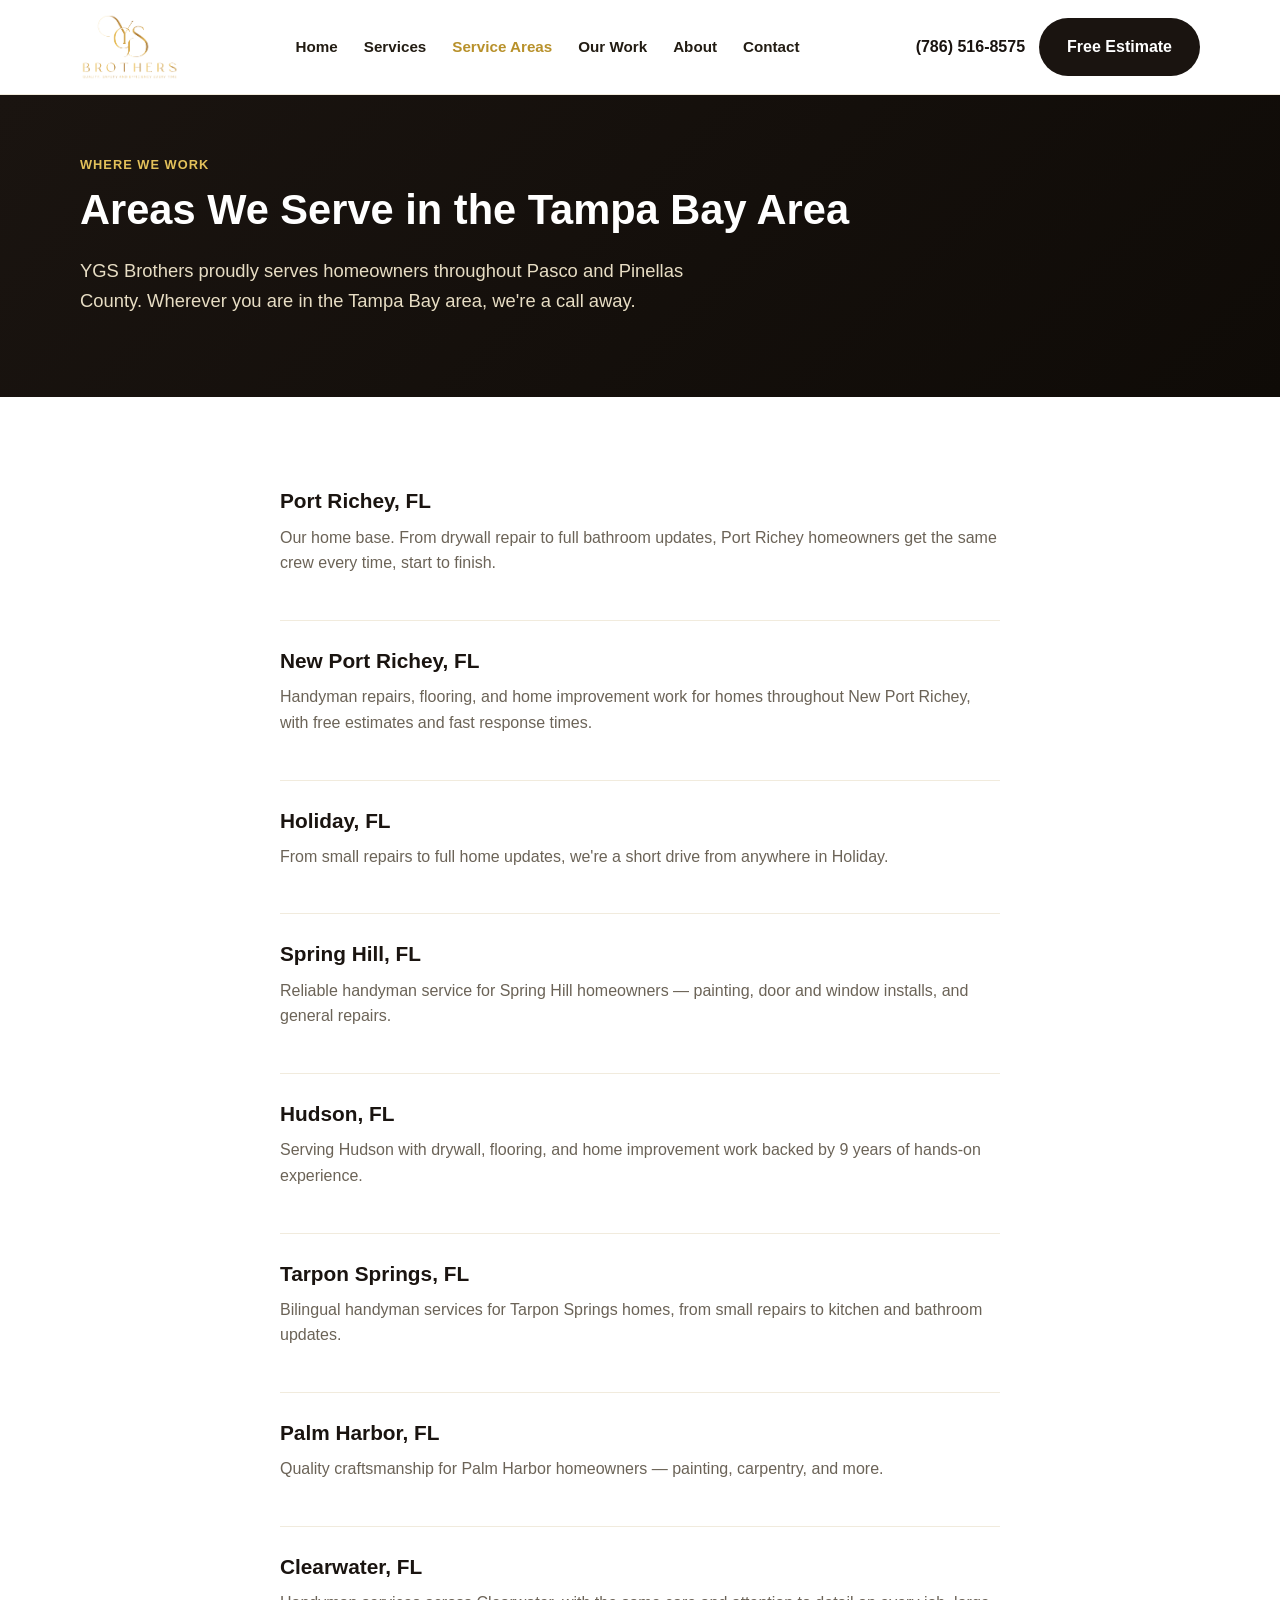
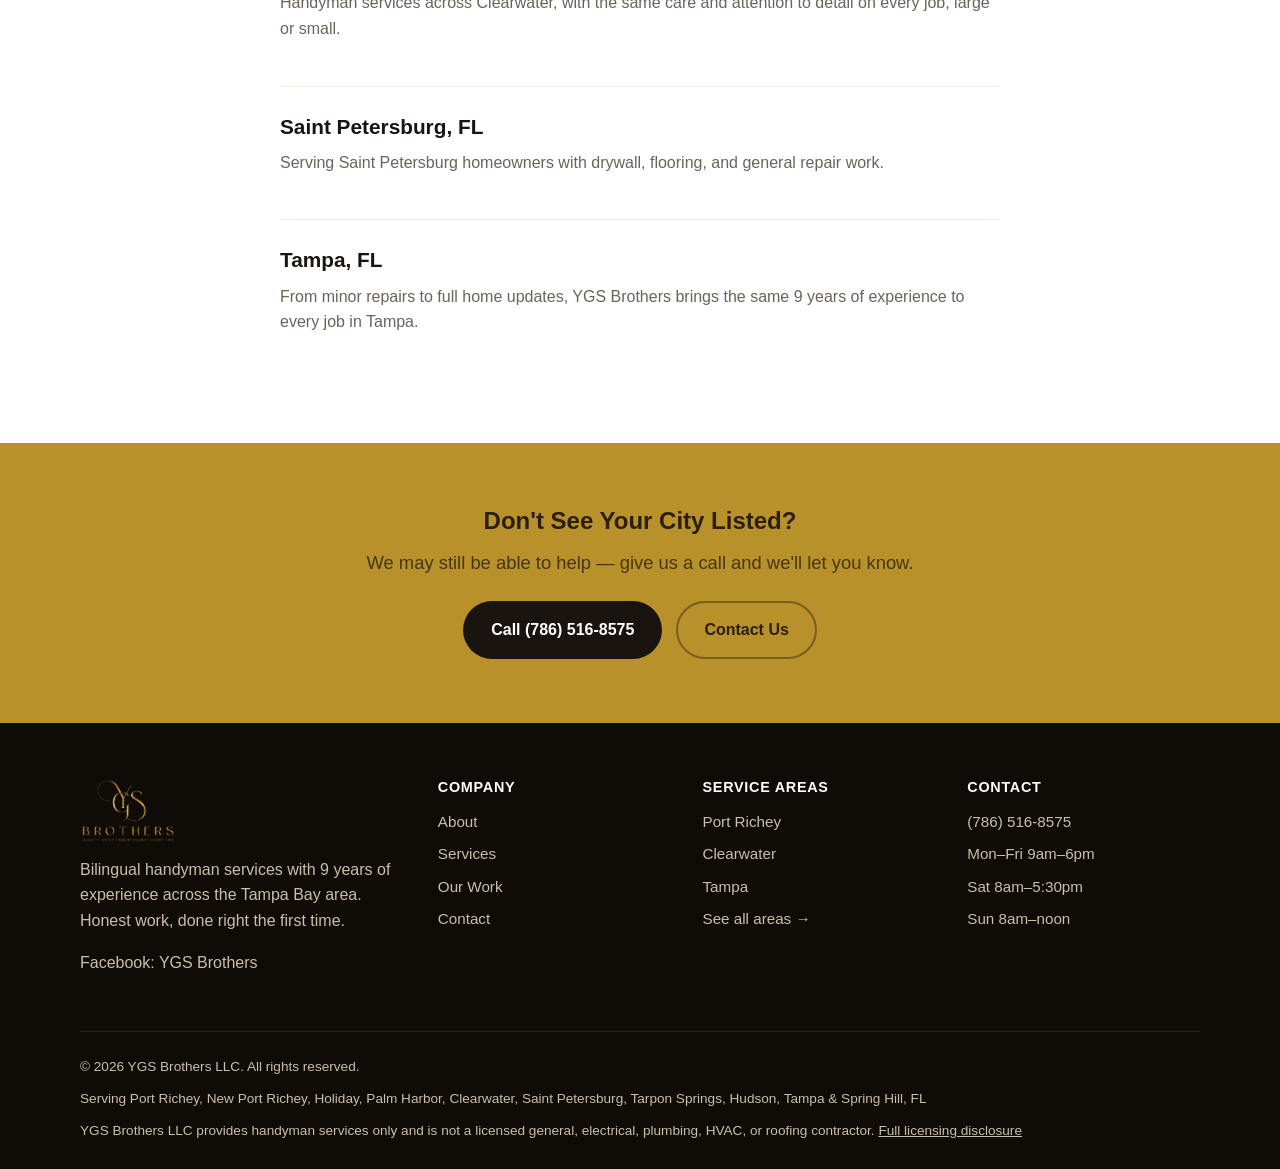
<file: service-areas.html>
<!DOCTYPE html>
<html lang="en">
<head>
<meta charset="UTF-8">
<meta name="viewport" content="width=device-width, initial-scale=1.0">
<title>Service Areas – Tampa Bay Handyman | YGS Brothers</title>
<meta name="description" content="YGS Brothers serves Port Richey, New Port Richey, Holiday, Spring Hill, Hudson, Tarpon Springs, Palm Harbor, Clearwater, Saint Petersburg & Tampa, FL.">
<link rel="canonical" href="https://ygshandymanservices.com/service-areas.html">
<meta name="theme-color" content="#1a1410">
<link rel="icon" href="images/favicon-32.png" sizes="32x32" type="image/png">
<link rel="icon" href="images/favicon-16.png" sizes="16x16" type="image/png">
<link rel="apple-touch-icon" href="images/apple-touch-icon.png">
<meta property="og:type" content="website">
<meta property="og:site_name" content="YGS Brothers">
<meta property="og:title" content="Service Areas – Tampa Bay Handyman | YGS Brothers">
<meta property="og:description" content="YGS Brothers serves Port Richey, New Port Richey, Holiday, Spring Hill, Hudson, Tarpon Springs, Palm Harbor, Clearwater, Saint Petersburg & Tampa, FL.">
<meta property="og:url" content="https://ygshandymanservices.com/service-areas.html">
<meta property="og:image" content="https://ygshandymanservices.com/images/og-image.jpg">
<meta name="twitter:card" content="summary_large_image">
<meta name="twitter:title" content="Service Areas – Tampa Bay Handyman | YGS Brothers">
<meta name="twitter:description" content="YGS Brothers serves Port Richey, New Port Richey, Holiday, Spring Hill, Hudson, Tarpon Springs, Palm Harbor, Clearwater, Saint Petersburg & Tampa, FL.">
<meta name="twitter:image" content="https://ygshandymanservices.com/images/og-image.jpg">
<link rel="stylesheet" href="css/style.css">
<script type="application/ld+json">
{
"@context": "https://schema.org",
"@type": "HomeAndConstructionBusiness",
"name": "YGS Brothers",
"telephone": "+17865168575",
"priceRange": "$$",
"url": "https://ygshandymanservices.com/service-areas.html",
"description": "Bilingual handyman team with 9 years of experience serving the Tampa Bay area: drywall, flooring, doors & windows, bathroom & kitchen updates, baseboards, trim, carpentry, painting, and demolition.",
"legalName": "YGS Brothers LLC",
"areaServed": [
{"@type": "City", "name": "Port Richey, FL"},
{"@type": "City", "name": "New Port Richey, FL"},
{"@type": "City", "name": "Holiday, FL"},
{"@type": "City", "name": "Palm Harbor, FL"},
{"@type": "City", "name": "Clearwater, FL"},
{"@type": "City", "name": "Saint Petersburg, FL"},
{"@type": "City", "name": "Tarpon Springs, FL"},
{"@type": "City", "name": "Hudson, FL"},
{"@type": "City", "name": "Tampa, FL"},
{"@type": "City", "name": "Spring Hill, FL"}
],
"address": {"@type": "PostalAddress", "addressRegion": "FL", "addressCountry": "US"},
"openingHoursSpecification": [
{"@type": "OpeningHoursSpecification", "dayOfWeek": ["Monday","Tuesday","Wednesday","Thursday","Friday"], "opens": "09:00", "closes": "18:00"},
{"@type": "OpeningHoursSpecification", "dayOfWeek": "Saturday", "opens": "08:00", "closes": "17:30"},
{"@type": "OpeningHoursSpecification", "dayOfWeek": "Sunday", "opens": "08:00", "closes": "12:00"}
],
"aggregateRating": {"@type": "AggregateRating", "ratingValue": "5.0", "reviewCount": "9"}
}
</script>

<!-- Meta Pixel Code -->
<script>
!function(f,b,e,v,n,t,s)
{if(f.fbq)return;n=f.fbq=function(){n.callMethod?
n.callMethod.apply(n,arguments):n.queue.push(arguments)};
if(!f._fbq)f._fbq=n;n.push=n;n.loaded=!0;n.version='2.0';
n.queue=[];t=b.createElement(e);t.async=!0;
t.src=v;s=b.getElementsByTagName(e)[0];
s.parentNode.insertBefore(t,s)}(window, document,'script',
'https://connect.facebook.net/en_US/fbevents.js');
fbq('init', '1606586814438992');
fbq('track', 'PageView');
</script>
<noscript><img height="1" width="1" style="display:none"
src="https://www.facebook.com/tr?id=1606586814438992&ev=PageView&noscript=1"
/></noscript>
<!-- End Meta Pixel Code -->
</head>
<body>

<header class="site-header">
<div class="header-inner">
<a href="index.html" class="brand"><img src="images/logo.png" alt="YGS Brothers — Quality, Safety and Efficiency Every Time" class="brand-logo"></a>
<nav class="nav-links" id="nav-links">
<a href="index.html">Home</a>
<a href="services.html">Services</a>
<a href="service-areas.html" aria-current="page">Service Areas</a>
<a href="gallery.html">Our Work</a>
<a href="about.html">About</a>
<a href="contact.html">Contact</a>
</nav>
<div class="header-cta">
<a href="tel:+17865168575" class="header-phone" onclick="fbq('track','Contact');">(786) 516-8575</a>
<a href="contact.html" class="btn btn-navy">Free Estimate</a>
<button class="nav-toggle" aria-label="Toggle menu" aria-expanded="false">
<span></span><span></span><span></span>
</button>
</div>
</div>
</header>

<div class="mobile-cta-bar">
<a href="tel:+17865168575" class="btn btn-navy" onclick="fbq('track','Contact');">Call Now</a>
<a href="contact.html" class="btn btn-primary">Free Estimate</a>
</div>

<section class="page-hero">
<div class="container">
<span class="eyebrow" style="color:#e3c15a;">Where We Work</span>
<h1>Areas We Serve in the Tampa Bay Area</h1>
<p class="lede" style="color:#e7ddc4;">YGS Brothers proudly serves homeowners throughout Pasco and Pinellas County. Wherever you are in the Tampa Bay area, we're a call away.</p>
</div>
</section>

<section>
<div class="container" style="max-width:760px;">
<div class="city-block">
<h2>Port Richey, FL</h2>
<p style="color:var(--gray-600);">Our home base. From drywall repair to full bathroom updates, Port Richey homeowners get the same crew every time, start to finish.</p>
</div>
<div class="city-block">
<h2>New Port Richey, FL</h2>
<p style="color:var(--gray-600);">Handyman repairs, flooring, and home improvement work for homes throughout New Port Richey, with free estimates and fast response times.</p>
</div>
<div class="city-block">
<h2>Holiday, FL</h2>
<p style="color:var(--gray-600);">From small repairs to full home updates, we're a short drive from anywhere in Holiday.</p>
</div>
<div class="city-block">
<h2>Spring Hill, FL</h2>
<p style="color:var(--gray-600);">Reliable handyman service for Spring Hill homeowners &mdash; painting, door and window installs, and general repairs.</p>
</div>
<div class="city-block">
<h2>Hudson, FL</h2>
<p style="color:var(--gray-600);">Serving Hudson with drywall, flooring, and home improvement work backed by 9 years of hands-on experience.</p>
</div>
<div class="city-block">
<h2>Tarpon Springs, FL</h2>
<p style="color:var(--gray-600);">Bilingual handyman services for Tarpon Springs homes, from small repairs to kitchen and bathroom updates.</p>
</div>
<div class="city-block">
<h2>Palm Harbor, FL</h2>
<p style="color:var(--gray-600);">Quality craftsmanship for Palm Harbor homeowners &mdash; painting, carpentry, and more.</p>
</div>
<div class="city-block">
<h2>Clearwater, FL</h2>
<p style="color:var(--gray-600);">Handyman services across Clearwater, with the same care and attention to detail on every job, large or small.</p>
</div>
<div class="city-block">
<h2>Saint Petersburg, FL</h2>
<p style="color:var(--gray-600);">Serving Saint Petersburg homeowners with drywall, flooring, and general repair work.</p>
</div>
<div class="city-block">
<h2>Tampa, FL</h2>
<p style="color:var(--gray-600);">From minor repairs to full home updates, YGS Brothers brings the same 9 years of experience to every job in Tampa.</p>
</div>
</div>
</section>

<section class="cta-band">
<div class="container">
<h2>Don't See Your City Listed?</h2>
<p class="lede mx-auto">We may still be able to help &mdash; give us a call and we'll let you know.</p>
<div class="btn-row">
<a href="tel:+17865168575" class="btn btn-navy" onclick="fbq('track','Contact');">Call (786) 516-8575</a>
<a href="contact.html" class="btn btn-outline">Contact Us</a>
</div>
</div>
</section>

<footer class="site-footer">
<div class="container">
<div class="footer-grid">
<div>
<img src="images/logo.png" alt="YGS Brothers — Quality, Safety and Efficiency Every Time" class="footer-logo">
<p>Bilingual handyman services with 9 years of experience across the Tampa Bay area. Honest work, done right the first time.</p>
<p>Facebook: <a href="https://www.facebook.com/share/18eWsSqY6L/?mibextid=wwXIfr">YGS Brothers</a></p>
</div>
<div>
<h4>Company</h4>
<ul>
<li><a href="about.html">About</a></li>
<li><a href="services.html">Services</a></li>
<li><a href="gallery.html">Our Work</a></li>
<li><a href="contact.html">Contact</a></li>
</ul>
</div>
<div>
<h4>Service Areas</h4>
<ul>
<li><a href="service-areas.html">Port Richey</a></li>
<li><a href="service-areas.html">Clearwater</a></li>
<li><a href="service-areas.html">Tampa</a></li>
<li><a href="service-areas.html">See all areas &rarr;</a></li>
</ul>
</div>
<div>
<h4>Contact</h4>
<ul>
<li><a href="tel:+17865168575" onclick="fbq('track','Contact');">(786) 516-8575</a></li>
<li>Mon&ndash;Fri 9am&ndash;6pm</li>
<li>Sat 8am&ndash;5:30pm</li>
<li>Sun 8am&ndash;noon</li>
</ul>
</div>
</div>
<div class="footer-bottom">
<span>&copy; 2026 YGS Brothers LLC. All rights reserved.</span>
<span>Serving Port Richey, New Port Richey, Holiday, Palm Harbor, Clearwater, Saint Petersburg, Tarpon Springs, Hudson, Tampa &amp; Spring Hill, FL</span>
<span>YGS Brothers LLC provides handyman services only and is not a licensed general, electrical, plumbing, HVAC, or roofing contractor. <a href="about.html#licensing" style="text-decoration:underline;">Full licensing disclosure</a></span>
</div>
</div>
</footer>

<script src="js/main.js"></script>
</body>
</html>
</file>
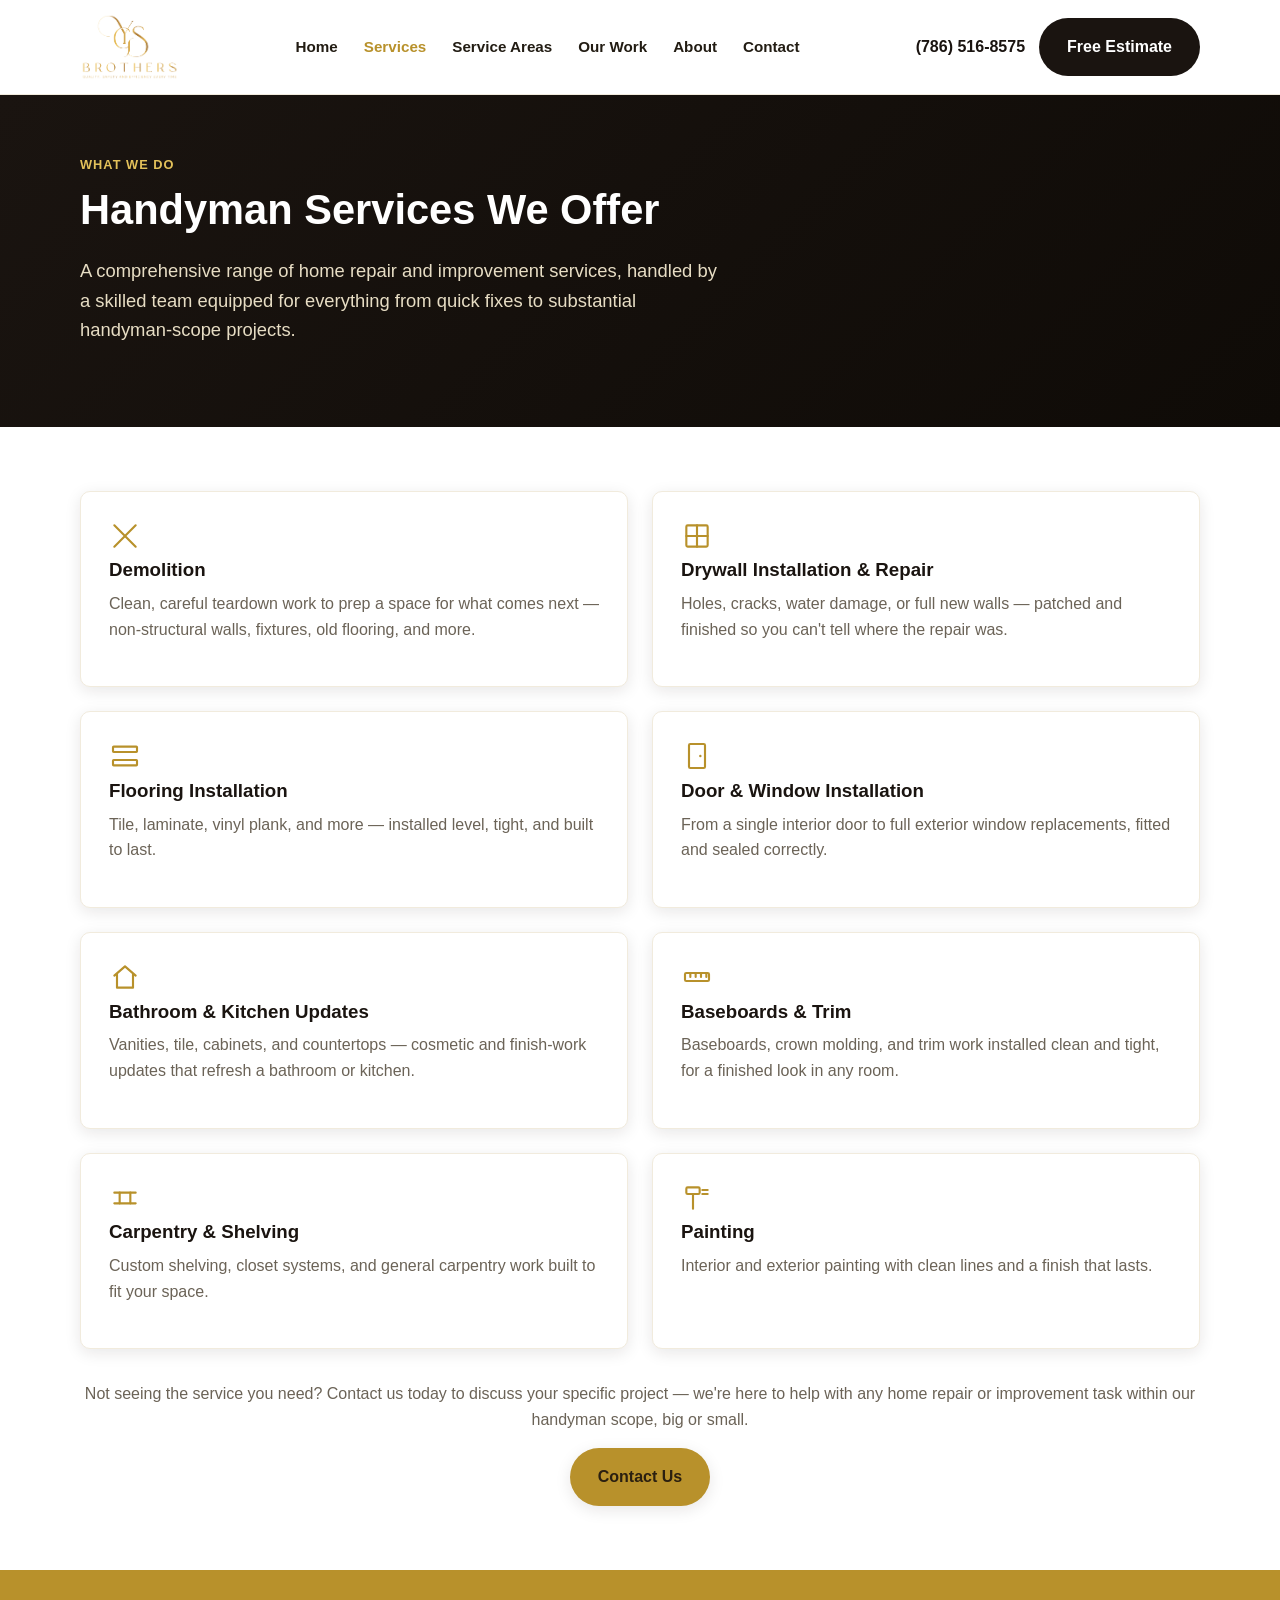
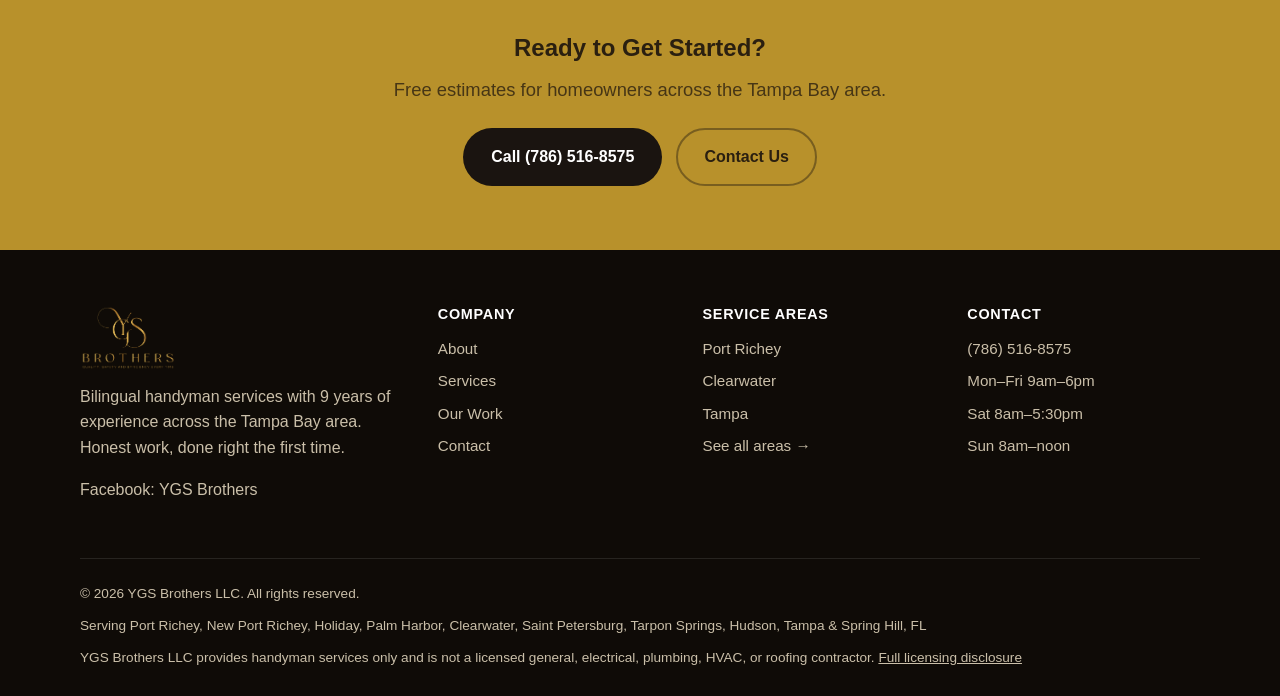
<file: services.html>
<!DOCTYPE html>
<html lang="en">
<head>
<meta charset="UTF-8">
<meta name="viewport" content="width=device-width, initial-scale=1.0">
<title>Handyman Services – Drywall, Flooring, Painting &amp; More | YGS Brothers</title>
<meta name="description" content="Demolition, drywall, flooring, doors & windows, bathroom & kitchen updates, baseboards, trim, carpentry, and painting — done right the first time. Call (786) 516-8575.">
<link rel="canonical" href="https://ygshandymanservices.com/services.html">
<meta name="theme-color" content="#1a1410">
<link rel="icon" href="images/favicon-32.png" sizes="32x32" type="image/png">
<link rel="icon" href="images/favicon-16.png" sizes="16x16" type="image/png">
<link rel="apple-touch-icon" href="images/apple-touch-icon.png">
<meta property="og:type" content="website">
<meta property="og:site_name" content="YGS Brothers">
<meta property="og:title" content="Handyman Services – Drywall, Flooring, Painting &amp; More | YGS Brothers">
<meta property="og:description" content="Demolition, drywall, flooring, doors & windows, bathroom & kitchen updates, baseboards, trim, carpentry, and painting — done right the first time. Call (786) 516-8575.">
<meta property="og:url" content="https://ygshandymanservices.com/services.html">
<meta property="og:image" content="https://ygshandymanservices.com/images/og-image.jpg">
<meta name="twitter:card" content="summary_large_image">
<meta name="twitter:title" content="Handyman Services – Drywall, Flooring, Painting &amp; More | YGS Brothers">
<meta name="twitter:description" content="Demolition, drywall, flooring, doors & windows, bathroom & kitchen updates, baseboards, trim, carpentry, and painting — done right the first time. Call (786) 516-8575.">
<meta name="twitter:image" content="https://ygshandymanservices.com/images/og-image.jpg">
<link rel="stylesheet" href="css/style.css">
<script type="application/ld+json">
{
"@context": "https://schema.org",
"@type": "HomeAndConstructionBusiness",
"name": "YGS Brothers",
"legalName": "YGS Brothers LLC",
"telephone": "+17865168575",
"url": "https://ygshandymanservices.com/services.html",
"areaServed": [{"@type":"City","name":"Port Richey, FL"},{"@type":"City","name":"Tampa, FL"},{"@type":"City","name":"Clearwater, FL"}],
"hasOfferCatalog": {
"@type": "OfferCatalog",
"name": "Handyman Services",
"itemListElement": [
{"@type":"Offer","itemOffered":{"@type":"Service","name":"Demolition"}},
{"@type":"Offer","itemOffered":{"@type":"Service","name":"Drywall Installation & Repair"}},
{"@type":"Offer","itemOffered":{"@type":"Service","name":"Flooring Installation"}},
{"@type":"Offer","itemOffered":{"@type":"Service","name":"Door & Window Installation"}},
{"@type":"Offer","itemOffered":{"@type":"Service","name":"Bathroom & Kitchen Updates"}},
{"@type":"Offer","itemOffered":{"@type":"Service","name":"Baseboards & Trim"}},
{"@type":"Offer","itemOffered":{"@type":"Service","name":"Carpentry & Shelving"}},
{"@type":"Offer","itemOffered":{"@type":"Service","name":"Painting"}}
]
}
}
</script>

<!-- Meta Pixel Code -->
<script>
!function(f,b,e,v,n,t,s)
{if(f.fbq)return;n=f.fbq=function(){n.callMethod?
n.callMethod.apply(n,arguments):n.queue.push(arguments)};
if(!f._fbq)f._fbq=n;n.push=n;n.loaded=!0;n.version='2.0';
n.queue=[];t=b.createElement(e);t.async=!0;
t.src=v;s=b.getElementsByTagName(e)[0];
s.parentNode.insertBefore(t,s)}(window, document,'script',
'https://connect.facebook.net/en_US/fbevents.js');
fbq('init', '1606586814438992');
fbq('track', 'PageView');
</script>
<noscript><img height="1" width="1" style="display:none"
src="https://www.facebook.com/tr?id=1606586814438992&ev=PageView&noscript=1"
/></noscript>
<!-- End Meta Pixel Code -->
</head>
<body>

<header class="site-header">
<div class="header-inner">
<a href="index.html" class="brand"><img src="images/logo.png" alt="YGS Brothers — Quality, Safety and Efficiency Every Time" class="brand-logo"></a>
<nav class="nav-links" id="nav-links">
<a href="index.html">Home</a>
<a href="services.html" aria-current="page">Services</a>
<a href="service-areas.html">Service Areas</a>
<a href="gallery.html">Our Work</a>
<a href="about.html">About</a>
<a href="contact.html">Contact</a>
</nav>
<div class="header-cta">
<a href="tel:+17865168575" class="header-phone" onclick="fbq('track','Contact');">(786) 516-8575</a>
<a href="contact.html" class="btn btn-navy">Free Estimate</a>
<button class="nav-toggle" aria-label="Toggle menu" aria-expanded="false">
<span></span><span></span><span></span>
</button>
</div>
</div>
</header>

<div class="mobile-cta-bar">
<a href="tel:+17865168575" class="btn btn-navy" onclick="fbq('track','Contact');">Call Now</a>
<a href="contact.html" class="btn btn-primary">Free Estimate</a>
</div>

<section class="page-hero">
<div class="container">
<span class="eyebrow" style="color:#e3c15a;">What We Do</span>
<h1>Handyman Services We Offer</h1>
<p class="lede" style="color:#e7ddc4;">A comprehensive range of home repair and improvement services, handled by a skilled team equipped for everything from quick fixes to substantial handyman-scope projects.</p>
</div>
</section>

<section>
<div class="container">
<div class="grid grid-2">
<div class="card">
<svg viewBox="0 0 24 24" width="32" height="32" fill="none" stroke="currentColor" stroke-width="1.6" stroke-linecap="round" stroke-linejoin="round" style="color:var(--orange);"><path d="M4 20L20 4M4 4l16 16"/></svg>
<h3>Demolition</h3>
<p style="color:var(--gray-600);">Clean, careful teardown work to prep a space for what comes next &mdash; non-structural walls, fixtures, old flooring, and more.</p>
</div>
<div class="card">
<svg viewBox="0 0 24 24" width="32" height="32" fill="none" stroke="currentColor" stroke-width="1.6" stroke-linecap="round" stroke-linejoin="round" style="color:var(--orange);"><rect x="4" y="4" width="16" height="16" rx="1"/><line x1="4" y1="12" x2="20" y2="12"/><line x1="12" y1="4" x2="12" y2="20"/></svg>
<h3>Drywall Installation &amp; Repair</h3>
<p style="color:var(--gray-600);">Holes, cracks, water damage, or full new walls &mdash; patched and finished so you can't tell where the repair was.</p>
</div>
<div class="card">
<svg viewBox="0 0 24 24" width="32" height="32" fill="none" stroke="currentColor" stroke-width="1.6" stroke-linecap="round" stroke-linejoin="round" style="color:var(--orange);"><rect x="3" y="5" width="18" height="4" rx="0.5"/><rect x="3" y="15" width="18" height="4" rx="0.5"/></svg>
<h3>Flooring Installation</h3>
<p style="color:var(--gray-600);">Tile, laminate, vinyl plank, and more &mdash; installed level, tight, and built to last.</p>
</div>
<div class="card">
<svg viewBox="0 0 24 24" width="32" height="32" fill="none" stroke="currentColor" stroke-width="1.6" stroke-linecap="round" stroke-linejoin="round" style="color:var(--orange);"><rect x="6" y="3" width="12" height="18" rx="1"/><circle cx="14.5" cy="12" r="0.9" fill="currentColor" stroke="none"/></svg>
<h3>Door &amp; Window Installation</h3>
<p style="color:var(--gray-600);">From a single interior door to full exterior window replacements, fitted and sealed correctly.</p>
</div>
<div class="card">
<svg viewBox="0 0 24 24" width="32" height="32" fill="none" stroke="currentColor" stroke-width="1.6" stroke-linecap="round" stroke-linejoin="round" style="color:var(--orange);"><path d="M4 11l8-7 8 7"/><path d="M6 10v10h12V10"/></svg>
<h3>Bathroom &amp; Kitchen Updates</h3>
<p style="color:var(--gray-600);">Vanities, tile, cabinets, and countertops &mdash; cosmetic and finish-work updates that refresh a bathroom or kitchen.</p>
</div>
<div class="card">
<svg viewBox="0 0 24 24" width="32" height="32" fill="none" stroke="currentColor" stroke-width="1.6" stroke-linecap="round" stroke-linejoin="round" style="color:var(--orange);"><rect x="3" y="9" width="18" height="6" rx="1"/><line x1="7" y1="9" x2="7" y2="12"/><line x1="11" y1="9" x2="11" y2="12"/><line x1="15" y1="9" x2="15" y2="12"/><line x1="19" y1="9" x2="19" y2="12"/></svg>
<h3>Baseboards &amp; Trim</h3>
<p style="color:var(--gray-600);">Baseboards, crown molding, and trim work installed clean and tight, for a finished look in any room.</p>
</div>
<div class="card">
<svg viewBox="0 0 24 24" width="32" height="32" fill="none" stroke="currentColor" stroke-width="1.6" stroke-linecap="round" stroke-linejoin="round" style="color:var(--orange);"><line x1="4" y1="8" x2="20" y2="8"/><line x1="4" y1="16" x2="20" y2="16"/><line x1="8" y1="8" x2="8" y2="16"/><line x1="16" y1="8" x2="16" y2="16"/></svg>
<h3>Carpentry &amp; Shelving</h3>
<p style="color:var(--gray-600);">Custom shelving, closet systems, and general carpentry work built to fit your space.</p>
</div>
<div class="card">
<svg viewBox="0 0 24 24" width="32" height="32" fill="none" stroke="currentColor" stroke-width="1.6" stroke-linecap="round" stroke-linejoin="round" style="color:var(--orange);"><rect x="4" y="4" width="10" height="5" rx="1"/><line x1="16" y1="6" x2="20" y2="6"/><line x1="16" y1="9" x2="20" y2="9"/><line x1="9" y1="9" x2="9" y2="20"/></svg>
<h3>Painting</h3>
<p style="color:var(--gray-600);">Interior and exterior painting with clean lines and a finish that lasts.</p>
</div>
</div>
<p style="margin-top:32px; text-align:center; color:var(--gray-600);">Not seeing the service you need? Contact us today to discuss your specific project &mdash; we're here to help with any home repair or improvement task within our handyman scope, big or small.</p>
<div class="text-center" style="margin-top:16px;">
<a href="contact.html" class="btn btn-primary">Contact Us</a>
</div>
</div>
</section>

<section class="cta-band">
<div class="container">
<h2>Ready to Get Started?</h2>
<p class="lede mx-auto">Free estimates for homeowners across the Tampa Bay area.</p>
<div class="btn-row">
<a href="tel:+17865168575" class="btn btn-navy" onclick="fbq('track','Contact');">Call (786) 516-8575</a>
<a href="contact.html" class="btn btn-outline">Contact Us</a>
</div>
</div>
</section>

<footer class="site-footer">
<div class="container">
<div class="footer-grid">
<div>
<img src="images/logo.png" alt="YGS Brothers — Quality, Safety and Efficiency Every Time" class="footer-logo">
<p>Bilingual handyman services with 9 years of experience across the Tampa Bay area. Honest work, done right the first time.</p>
<p>Facebook: <a href="https://www.facebook.com/share/18eWsSqY6L/?mibextid=wwXIfr">YGS Brothers</a></p>
</div>
<div>
<h4>Company</h4>
<ul>
<li><a href="about.html">About</a></li>
<li><a href="services.html">Services</a></li>
<li><a href="gallery.html">Our Work</a></li>
<li><a href="contact.html">Contact</a></li>
</ul>
</div>
<div>
<h4>Service Areas</h4>
<ul>
<li><a href="service-areas.html">Port Richey</a></li>
<li><a href="service-areas.html">Clearwater</a></li>
<li><a href="service-areas.html">Tampa</a></li>
<li><a href="service-areas.html">See all areas &rarr;</a></li>
</ul>
</div>
<div>
<h4>Contact</h4>
<ul>
<li><a href="tel:+17865168575" onclick="fbq('track','Contact');">(786) 516-8575</a></li>
<li>Mon&ndash;Fri 9am&ndash;6pm</li>
<li>Sat 8am&ndash;5:30pm</li>
<li>Sun 8am&ndash;noon</li>
</ul>
</div>
</div>
<div class="footer-bottom">
<span>&copy; 2026 YGS Brothers LLC. All rights reserved.</span>
<span>Serving Port Richey, New Port Richey, Holiday, Palm Harbor, Clearwater, Saint Petersburg, Tarpon Springs, Hudson, Tampa &amp; Spring Hill, FL</span>
<span>YGS Brothers LLC provides handyman services only and is not a licensed general, electrical, plumbing, HVAC, or roofing contractor. <a href="about.html#licensing" style="text-decoration:underline;">Full licensing disclosure</a></span>
</div>
</div>
</footer>

<script src="js/main.js"></script>
</body>
</html>
</file>
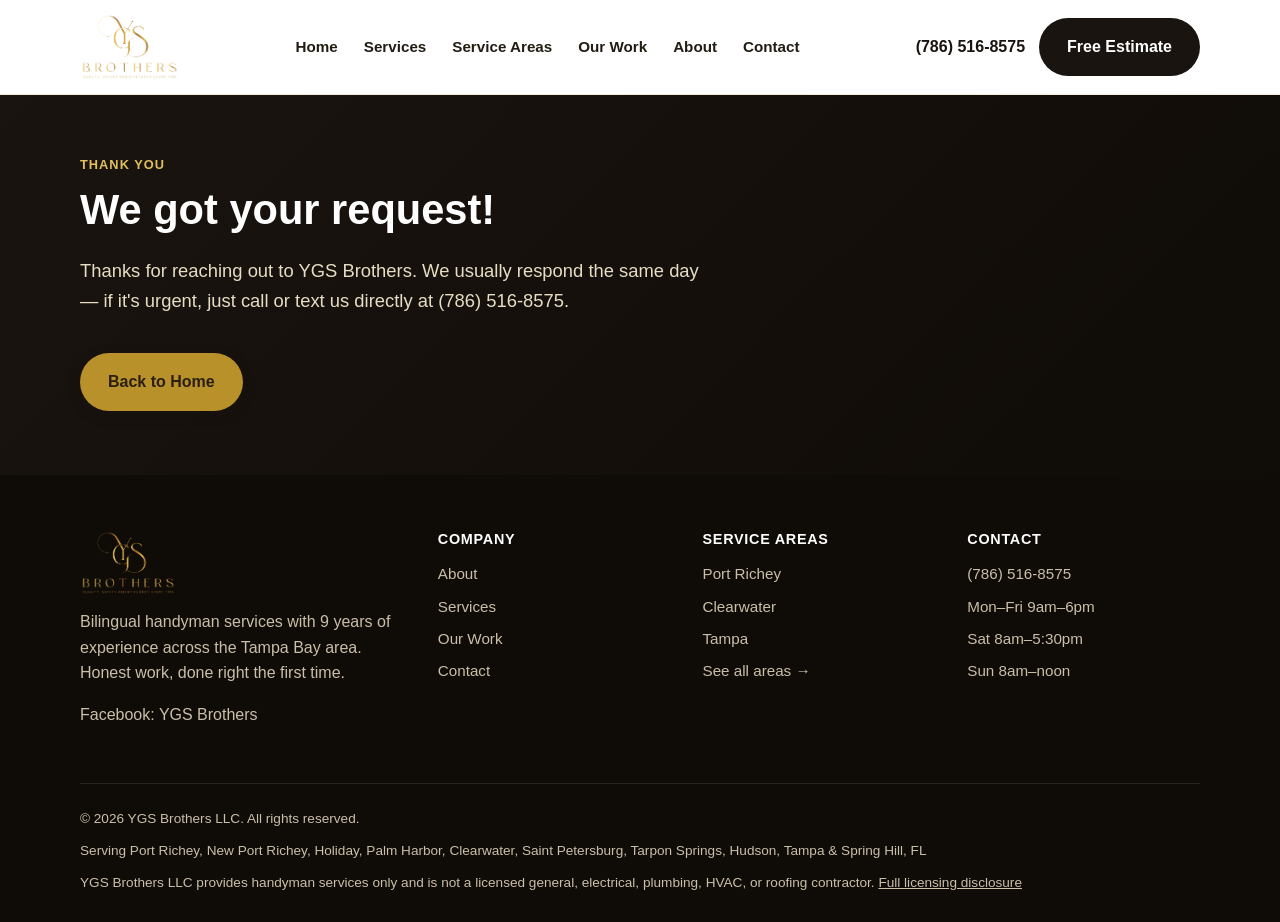
<file: thank-you.html>
<!DOCTYPE html>
<html lang="en">
<head>
<meta charset="UTF-8">
<meta name="viewport" content="width=device-width, initial-scale=1.0">
<title>Thank You | YGS Brothers</title>
<meta name="description" content="Thanks for reaching out to YGS Brothers — we'll be in touch shortly.">
<link rel="canonical" href="https://ygshandymanservices.com/thank-you.html">
<meta name="robots" content="noindex">
<meta name="theme-color" content="#1a1410">
<link rel="icon" href="images/favicon-32.png" sizes="32x32" type="image/png">
<link rel="icon" href="images/favicon-16.png" sizes="16x16" type="image/png">
<link rel="apple-touch-icon" href="images/apple-touch-icon.png">
<link rel="stylesheet" href="css/style.css">

<!-- Meta Pixel Code -->
<script>
!function(f,b,e,v,n,t,s)
{if(f.fbq)return;n=f.fbq=function(){n.callMethod?
n.callMethod.apply(n,arguments):n.queue.push(arguments)};
if(!f._fbq)f._fbq=n;n.push=n;n.loaded=!0;n.version='2.0';
n.queue=[];t=b.createElement(e);t.async=!0;
t.src=v;s=b.getElementsByTagName(e)[0];
s.parentNode.insertBefore(t,s)}(window, document,'script',
'https://connect.facebook.net/en_US/fbevents.js');
fbq('init', '1606586814438992');
fbq('track', 'PageView');
fbq('track', 'Lead');
</script>
<noscript><img height="1" width="1" style="display:none"
src="https://www.facebook.com/tr?id=1606586814438992&ev=PageView&noscript=1"
/></noscript>
<!-- End Meta Pixel Code -->
</head>
<body>

<header class="site-header">
<div class="header-inner">
<a href="index.html" class="brand"><img src="images/logo.png" alt="YGS Brothers — Quality, Safety and Efficiency Every Time" class="brand-logo"></a>
<nav class="nav-links" id="nav-links">
<a href="index.html">Home</a>
<a href="services.html">Services</a>
<a href="service-areas.html">Service Areas</a>
<a href="gallery.html">Our Work</a>
<a href="about.html">About</a>
<a href="contact.html">Contact</a>
</nav>
<div class="header-cta">
<a href="tel:+17865168575" class="header-phone" onclick="fbq('track','Contact');">(786) 516-8575</a>
<a href="contact.html" class="btn btn-navy">Free Estimate</a>
<button class="nav-toggle" aria-label="Toggle menu" aria-expanded="false">
<span></span><span></span><span></span>
</button>
</div>
</div>
</header>

<div class="mobile-cta-bar">
<a href="tel:+17865168575" class="btn btn-navy" onclick="fbq('track','Contact');">Call Now</a>
<a href="sms:+17865168575" class="btn btn-primary" onclick="fbq('track','Contact');">Text Us</a>
</div>

<section class="page-hero">
<div class="container">
<span class="eyebrow" style="color:#e3c15a;">Thank You</span>
<h1>We got your request!</h1>
<p class="lede" style="color:#e7ddc4;">Thanks for reaching out to YGS Brothers. We usually respond the same day — if it's urgent, just call or text us directly at (786) 516-8575.</p>
<a href="index.html" class="btn btn-primary" style="margin-top:20px;">Back to Home</a>
</div>
</section>

<footer class="site-footer">
<div class="container">
<div class="footer-grid">
<div>
<img src="images/logo.png" alt="YGS Brothers — Quality, Safety and Efficiency Every Time" class="footer-logo">
<p>Bilingual handyman services with 9 years of experience across the Tampa Bay area. Honest work, done right the first time.</p>
<p>Facebook: <a href="https://www.facebook.com/share/18eWsSqY6L/?mibextid=wwXIfr">YGS Brothers</a></p>
</div>
<div>
<h4>Company</h4>
<ul>
<li><a href="about.html">About</a></li>
<li><a href="services.html">Services</a></li>
<li><a href="gallery.html">Our Work</a></li>
<li><a href="contact.html">Contact</a></li>
</ul>
</div>
<div>
<h4>Service Areas</h4>
<ul>
<li><a href="service-areas.html">Port Richey</a></li>
<li><a href="service-areas.html">Clearwater</a></li>
<li><a href="service-areas.html">Tampa</a></li>
<li><a href="service-areas.html">See all areas &rarr;</a></li>
</ul>
</div>
<div>
<h4>Contact</h4>
<ul>
<li><a href="tel:+17865168575" onclick="fbq('track','Contact');">(786) 516-8575</a></li>
<li>Mon&ndash;Fri 9am&ndash;6pm</li>
<li>Sat 8am&ndash;5:30pm</li>
<li>Sun 8am&ndash;noon</li>
</ul>
</div>
</div>
<div class="footer-bottom">
<span>&copy; 2026 YGS Brothers LLC. All rights reserved.</span>
<span>Serving Port Richey, New Port Richey, Holiday, Palm Harbor, Clearwater, Saint Petersburg, Tarpon Springs, Hudson, Tampa &amp; Spring Hill, FL</span>
<span>YGS Brothers LLC provides handyman services only and is not a licensed general, electrical, plumbing, HVAC, or roofing contractor. <a href="about.html#licensing" style="text-decoration:underline;">Full licensing disclosure</a></span>
</div>
</div>
</footer>

<script src="js/main.js"></script>
</body>
</html>
</file>
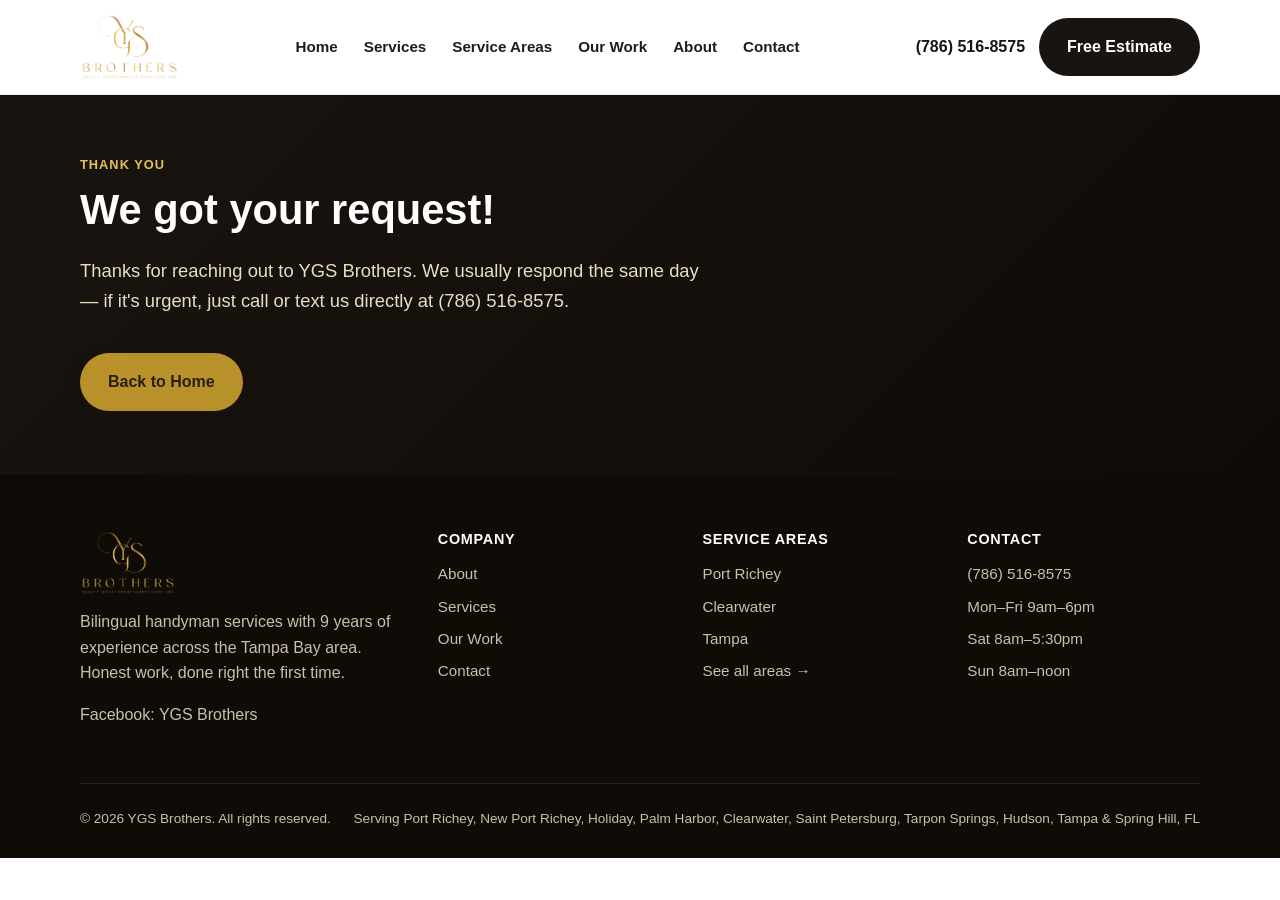
<file: thankyou.html>
<!DOCTYPE html>
<html lang="en">
<head>
<meta charset="UTF-8">
<meta name="viewport" content="width=device-width, initial-scale=1.0">
<title>Thank You | YGS Brothers</title>
<meta name="description" content="Thanks for reaching out to YGS Brothers — we'll be in touch shortly.">
<link rel="canonical" href="https://ygshandymanservices.com/thank-you.html">
<meta name="robots" content="noindex">
<meta name="theme-color" content="#1a1410">
<link rel="icon" href="images/favicon-32.png" sizes="32x32" type="image/png">
<link rel="icon" href="images/favicon-16.png" sizes="16x16" type="image/png">
<link rel="apple-touch-icon" href="images/apple-touch-icon.png">
<link rel="stylesheet" href="css/style.css">

<!-- Meta Pixel Code -->
<script>
!function(f,b,e,v,n,t,s)
{if(f.fbq)return;n=f.fbq=function(){n.callMethod?
n.callMethod.apply(n,arguments):n.queue.push(arguments)};
if(!f._fbq)f._fbq=n;n.push=n;n.loaded=!0;n.version='2.0';
n.queue=[];t=b.createElement(e);t.async=!0;
t.src=v;s=b.getElementsByTagName(e)[0];
s.parentNode.insertBefore(t,s)}(window, document,'script',
'https://connect.facebook.net/en_US/fbevents.js');
fbq('init', '1606586814438992');
fbq('track', 'PageView');
fbq('track', 'Lead');
</script>
<noscript><img height="1" width="1" style="display:none"
src="https://www.facebook.com/tr?id=1606586814438992&ev=PageView&noscript=1"
/></noscript>
<!-- End Meta Pixel Code -->
</head>
<body>

<header class="site-header">
<div class="header-inner">
<a href="index.html" class="brand"><img src="images/logo.png" alt="YGS Brothers — Quality, Safety and Efficiency Every Time" class="brand-logo"></a>
<nav class="nav-links" id="nav-links">
<a href="index.html">Home</a>
<a href="services.html">Services</a>
<a href="service-areas.html">Service Areas</a>
<a href="gallery.html">Our Work</a>
<a href="about.html">About</a>
<a href="contact.html">Contact</a>
</nav>
<div class="header-cta">
<a href="tel:+17865168575" class="header-phone" onclick="fbq('track','Contact');">(786) 516-8575</a>
<a href="contact.html" class="btn btn-navy">Free Estimate</a>
<button class="nav-toggle" aria-label="Toggle menu" aria-expanded="false">
<span></span><span></span><span></span>
</button>
</div>
</div>
</header>

<div class="mobile-cta-bar">
<a href="tel:+17865168575" class="btn btn-navy" onclick="fbq('track','Contact');">Call Now</a>
<a href="sms:+17865168575" class="btn btn-primary" onclick="fbq('track','Contact');">Text Us</a>
</div>

<section class="page-hero">
<div class="container">
<span class="eyebrow" style="color:#e3c15a;">Thank You</span>
<h1>We got your request!</h1>
<p class="lede" style="color:#e7ddc4;">Thanks for reaching out to YGS Brothers. We usually respond the same day — if it's urgent, just call or text us directly at (786) 516-8575.</p>
<a href="index.html" class="btn btn-primary" style="margin-top:20px;">Back to Home</a>
</div>
</section>

<footer class="site-footer">
<div class="container">
<div class="footer-grid">
<div>
<img src="images/logo.png" alt="YGS Brothers — Quality, Safety and Efficiency Every Time" class="footer-logo">
<p>Bilingual handyman services with 9 years of experience across the Tampa Bay area. Honest work, done right the first time.</p>
<p>Facebook: <a href="https://www.facebook.com/share/18eWsSqY6L/?mibextid=wwXIfr">YGS Brothers</a></p>
</div>
<div>
<h4>Company</h4>
<ul>
<li><a href="about.html">About</a></li>
<li><a href="services.html">Services</a></li>
<li><a href="gallery.html">Our Work</a></li>
<li><a href="contact.html">Contact</a></li>
</ul>
</div>
<div>
<h4>Service Areas</h4>
<ul>
<li><a href="service-areas.html">Port Richey</a></li>
<li><a href="service-areas.html">Clearwater</a></li>
<li><a href="service-areas.html">Tampa</a></li>
<li><a href="service-areas.html">See all areas &rarr;</a></li>
</ul>
</div>
<div>
<h4>Contact</h4>
<ul>
<li><a href="tel:+17865168575" onclick="fbq('track','Contact');">(786) 516-8575</a></li>
<li>Mon&ndash;Fri 9am&ndash;6pm</li>
<li>Sat 8am&ndash;5:30pm</li>
<li>Sun 8am&ndash;noon</li>
</ul>
</div>
</div>
<div class="footer-bottom">
<span>&copy; 2026 YGS Brothers. All rights reserved.</span>
<span>Serving Port Richey, New Port Richey, Holiday, Palm Harbor, Clearwater, Saint Petersburg, Tarpon Springs, Hudson, Tampa &amp; Spring Hill, FL</span>
</div>
</div>
</footer>

<script src="js/main.js"></script>
</body>
</html>
</file>
<file: css/style.css>
/* YGS Brothers — Handyman Services
   Design tokens — matched to the gold/dark-ink logo */
:root {
  --navy: #1a1410;
  --navy-dark: #0f0b07;
  --navy-light: #2b2118;
  --orange: #b8912b;
  --orange-dark: #93711f;
  --gold-ink: #2a1f10;
  --gray-50: #faf8f3;
  --gray-100: #f1ebdd;
  --gray-300: #ded0ab;
  --gray-600: #6b6357;
  --gray-900: #221c13;
  --white: #ffffff;
  --radius: 10px;
  --shadow: 0 4px 16px rgba(26, 20, 16, 0.1);
  --shadow-lg: 0 12px 32px rgba(26, 20, 16, 0.16);
  --max-width: 1160px;
  --font: -apple-system, BlinkMacSystemFont, "Segoe UI", Roboto, Helvetica, Arial, sans-serif;
}

* { box-sizing: border-box; }
html { scroll-behavior: smooth; }
body {
  margin: 0;
  font-family: var(--font);
  color: var(--gray-900);
  background: var(--white);
  line-height: 1.6;
  -webkit-font-smoothing: antialiased;
}
img { max-width: 100%; display: block; }
a { color: inherit; text-decoration: none; }
h1, h2, h3, h4 { line-height: 1.2; margin: 0 0 0.5em; font-weight: 800; color: var(--navy); }
p { margin: 0 0 1em; }
ul { margin: 0; padding: 0; list-style: none; }
.container { max-width: var(--max-width); margin: 0 auto; padding: 0 20px; }
section { padding: 64px 0; }
.section-tight { padding: 40px 0; }
.section-alt { background: var(--gray-50); }
.section-navy { background: var(--navy); color: var(--white); }
.section-navy h1, .section-navy h2, .section-navy h3 { color: var(--white); }

.eyebrow {
  display: inline-block;
  color: var(--orange);
  font-weight: 700;
  letter-spacing: 0.08em;
  text-transform: uppercase;
  font-size: 0.8rem;
  margin-bottom: 10px;
}
.lede { font-size: 1.15rem; color: var(--gray-600); max-width: 640px; }
.section-navy .lede { color: #e7ddc4; }

/* Buttons */
.btn {
  display: inline-flex;
  align-items: center;
  justify-content: center;
  gap: 8px;
  padding: 14px 26px;
  border-radius: 999px;
  font-weight: 700;
  font-size: 1rem;
  border: 2px solid transparent;
  cursor: pointer;
  transition: transform 0.15s ease, box-shadow 0.15s ease, background 0.15s ease;
}
.btn:hover { transform: translateY(-1px); }
.btn-primary { background: var(--orange); color: var(--gold-ink); box-shadow: var(--shadow); }
.btn-primary:hover { background: var(--orange-dark); color: var(--white); }
.btn-outline { background: transparent; color: var(--white); border-color: rgba(255,255,255,0.5); }
.btn-outline:hover { border-color: var(--white); }
.btn-navy { background: var(--navy); color: var(--white); }
.btn-navy:hover { background: var(--navy-dark); }
.btn-block { width: 100%; }
.btn-row { display: flex; gap: 14px; flex-wrap: wrap; }

/* Header */
.site-header {
  position: sticky;
  top: 0;
  z-index: 50;
  background: var(--white);
  border-bottom: 1px solid var(--gray-100);
}
.header-inner {
  display: flex;
  align-items: center;
  justify-content: space-between;
  padding: 14px 20px;
  max-width: var(--max-width);
  margin: 0 auto;
  gap: 16px;
}
.brand { display: block; line-height: 1.1; }
.brand-logo { height: 66px; width: auto; display: block; }
.nav-links {
  display: flex;
  gap: 26px;
  align-items: center;
}
.nav-links a { font-weight: 600; color: var(--gray-900); font-size: 0.95rem; }
.nav-links a:hover, .nav-links a[aria-current="page"] { color: var(--orange); }
.header-cta { display: flex; align-items: center; gap: 14px; }
.header-phone { font-weight: 700; color: var(--navy); white-space: nowrap; }
.nav-toggle {
  display: none;
  background: none;
  border: none;
  cursor: pointer;
  padding: 8px;
}
.nav-toggle span { display: block; width: 24px; height: 2px; background: var(--navy); margin: 5px 0; }

@media (max-width: 880px) {
  .nav-links { position: absolute; top: 100%; left: 0; right: 0; background: var(--white); flex-direction: column; align-items: flex-start; padding: 16px 20px; gap: 14px; border-bottom: 1px solid var(--gray-100); box-shadow: var(--shadow); display: none; }
  .nav-links.open { display: flex; }
  .nav-toggle { display: block; }
  .header-phone { display: none; }
  .header-cta .btn-navy { display: none; }
}

/* Hero */
.hero {
  background: linear-gradient(135deg, var(--navy) 0%, var(--navy-dark) 100%);
  color: var(--white);
  padding: 72px 0 88px;
}
.hero-grid { display: grid; grid-template-columns: 1.1fr 0.9fr; gap: 48px; align-items: center; }
.hero h1 { font-size: clamp(2rem, 4vw, 3rem); color: var(--white); }
.trust-strip { display: flex; flex-wrap: wrap; gap: 24px; margin-top: 32px; }
.trust-item { display: flex; align-items: center; gap: 10px; font-weight: 700; font-size: 0.95rem; }
.trust-item svg { flex-shrink: 0; }
.stars { color: #ffb020; letter-spacing: 2px; }

.hero-card {
  background: var(--white);
  color: var(--gray-900);
  border-radius: var(--radius);
  padding: 28px;
  box-shadow: var(--shadow-lg);
}
.hero-card h3 { margin-bottom: 6px; }
.hero-card .btn-primary { margin-top: 14px; }

.page-hero {
  background: linear-gradient(135deg, var(--navy) 0%, var(--navy-dark) 100%);
  color: var(--white);
  padding: 56px 0 64px;
}
.page-hero h1 { font-size: clamp(1.8rem, 5vw, 2.6rem); color: var(--white); }

@media (max-width: 880px) {
  .hero-grid { grid-template-columns: 1fr; }
}

/* Photo placeholder (swap for <img> once real photos are added) */
.photo-placeholder {
  background: repeating-linear-gradient(135deg, var(--gray-100), var(--gray-100) 10px, var(--gray-50) 10px, var(--gray-50) 20px);
  border: 2px dashed var(--gray-300);
  border-radius: var(--radius);
  min-height: 220px;
  display: flex;
  align-items: center;
  justify-content: center;
  text-align: center;
  color: var(--gray-600);
  font-size: 0.85rem;
  font-weight: 600;
  padding: 16px;
}
.photo-placeholder.tall { min-height: 320px; }
.photo-placeholder.short { min-height: 140px; }

/* Grids */
.grid { display: grid; gap: 24px; }
.grid-2 { grid-template-columns: repeat(2, 1fr); }
.grid-3 { grid-template-columns: repeat(3, 1fr); }
.grid-4 { grid-template-columns: repeat(4, 1fr); }
@media (max-width: 880px) {
  .grid-2, .grid-3, .grid-4 { grid-template-columns: 1fr; }
}
@media (min-width: 881px) and (max-width: 1080px) {
  .grid-3, .grid-4 { grid-template-columns: repeat(2, 1fr); }
}

/* Cards */
.card {
  background: var(--white);
  border: 1px solid var(--gray-100);
  border-radius: var(--radius);
  padding: 28px;
  box-shadow: var(--shadow);
}
.service-card svg { color: var(--orange); margin-bottom: 14px; }
.service-card h3 { font-size: 1.1rem; }
.service-card p { color: var(--gray-600); margin-bottom: 0; font-size: 0.95rem; }

.value-card { text-align: left; }
.value-card .eyebrow { margin-bottom: 4px; }

/* City chips / blocks */
.city-grid { display: flex; flex-wrap: wrap; gap: 12px; }
.city-chip {
  background: var(--gray-100);
  border-radius: 999px;
  padding: 10px 18px;
  font-weight: 700;
  font-size: 0.9rem;
  color: var(--navy);
}
.city-block { border-bottom: 1px solid var(--gray-100); padding: 28px 0; }
.city-block:last-child { border-bottom: none; }
.city-block h2 { font-size: 1.3rem; }

/* Reviews */
.review-banner {
  display: flex;
  align-items: center;
  gap: 20px;
  flex-wrap: wrap;
  background: var(--white);
  border-radius: var(--radius);
  padding: 24px 28px;
  box-shadow: var(--shadow);
}
.review-score { font-size: 2.4rem; font-weight: 800; color: var(--navy); }

/* Before/after */
.ba-item figure { margin: 0; }
.ba-caption { font-weight: 700; margin-top: 10px; color: var(--navy); }

/* Team */
.team-card { display: flex; gap: 18px; align-items: center; }
.avatar-placeholder {
  width: 76px; height: 76px; border-radius: 50%;
  background: var(--gray-100);
  border: 2px dashed var(--gray-300);
  flex-shrink: 0;
}
.avatar {
  width: 84px; height: 84px; border-radius: 50%;
  object-fit: cover;
  flex-shrink: 0;
  box-shadow: var(--shadow);
}
.team-card h3 { margin-bottom: 2px; font-size: 1.05rem; }
.team-card .role { color: var(--orange); font-weight: 700; font-size: 0.85rem; text-transform: uppercase; letter-spacing: 0.04em; }

/* Values */
.values-list { display: grid; gap: 20px; }
.values-list .value-row { display: flex; gap: 16px; align-items: flex-start; }
.values-list .value-row .num { font-weight: 800; color: var(--orange); font-size: 1.3rem; min-width: 2ch; }

/* Contact */
.contact-grid { display: grid; grid-template-columns: 1.1fr 0.9fr; gap: 40px; }
@media (max-width: 880px) { .contact-grid { grid-template-columns: 1fr; } }
.form-row { display: grid; grid-template-columns: 1fr 1fr; gap: 14px; }
@media (max-width: 560px) { .form-row { grid-template-columns: 1fr; } }
label { display: block; font-weight: 700; font-size: 0.9rem; margin-bottom: 6px; color: var(--navy); }
input, textarea, select {
  width: 100%;
  padding: 12px 14px;
  border: 1px solid var(--gray-300);
  border-radius: 8px;
  font-family: inherit;
  font-size: 1rem;
  margin-bottom: 16px;
}
input:focus, textarea:focus, select:focus { outline: 2px solid var(--orange); border-color: var(--orange); }
.info-list li { display: flex; gap: 12px; padding: 12px 0; border-bottom: 1px solid var(--gray-100); }
.info-list li:last-child { border-bottom: none; }
.info-list strong { display: block; color: var(--navy); }

/* Footer */
.site-footer { background: var(--navy-dark); color: #cabfa9; padding: 56px 0 28px; }
.footer-grid { display: grid; grid-template-columns: 1.4fr 1fr 1fr 1fr; gap: 32px; }
@media (max-width: 880px) { .footer-grid { grid-template-columns: 1fr 1fr; } }
@media (max-width: 560px) { .footer-grid { grid-template-columns: 1fr; } }
.site-footer h4 { color: var(--white); font-size: 0.9rem; text-transform: uppercase; letter-spacing: 0.05em; margin-bottom: 14px; }
.site-footer a { color: #cabfa9; }
.site-footer a:hover { color: var(--orange); }
.footer-logo { height: 64px; width: auto; display: block; margin-bottom: 14px; }
.site-footer li { margin-bottom: 8px; font-size: 0.95rem; }
.footer-bottom { margin-top: 40px; padding-top: 24px; border-top: 1px solid rgba(255,255,255,0.1); font-size: 0.85rem; display: flex; justify-content: space-between; flex-wrap: wrap; gap: 10px; }

/* Sticky mobile call bar */
.mobile-cta-bar {
  display: none;
  position: fixed;
  bottom: 0; left: 0; right: 0;
  z-index: 60;
  background: var(--white);
  box-shadow: 0 -4px 16px rgba(0,0,0,0.12);
  padding: 10px 14px;
  gap: 10px;
}
@media (max-width: 880px) {
  .mobile-cta-bar { display: flex; }
  body { padding-bottom: 68px; }
}
.mobile-cta-bar .btn { flex: 1; padding: 12px; font-size: 0.9rem; }

/* CTA band */
.cta-band { background: var(--orange); color: var(--gold-ink); text-align: center; }
.cta-band h2 { color: var(--gold-ink); }
.cta-band .lede { color: rgba(42,31,16,0.8); margin: 0 auto 24px; }
.cta-band .btn-row { justify-content: center; }
.cta-band .btn-outline { color: var(--gold-ink); border-color: rgba(42,31,16,0.45); }
.cta-band .btn-navy { color: var(--white); }

/* Utility */
.text-center { text-align: center; }
.mx-auto { margin-left: auto; margin-right: auto; }
.badge {
  display: inline-flex;
  align-items: center;
  gap: 6px;
  background: rgba(184, 145, 43, 0.14);
  color: var(--orange-dark);
  font-weight: 700;
  font-size: 0.8rem;
  padding: 6px 14px;
  border-radius: 999px;
  margin-bottom: 16px;
}
.numbered-list { counter-reset: item; display: grid; gap: 16px; }
.numbered-list li { counter-increment: item; display: flex; gap: 14px; align-items: flex-start; }
.numbered-list li::before {
  content: counter(item);
  background: var(--navy);
  color: var(--white);
  font-weight: 800;
  min-width: 30px;
  height: 30px;
  border-radius: 50%;
  display: flex;
  align-items: center;
  justify-content: center;
  flex-shrink: 0;
  font-size: 0.9rem;
}
</file>
